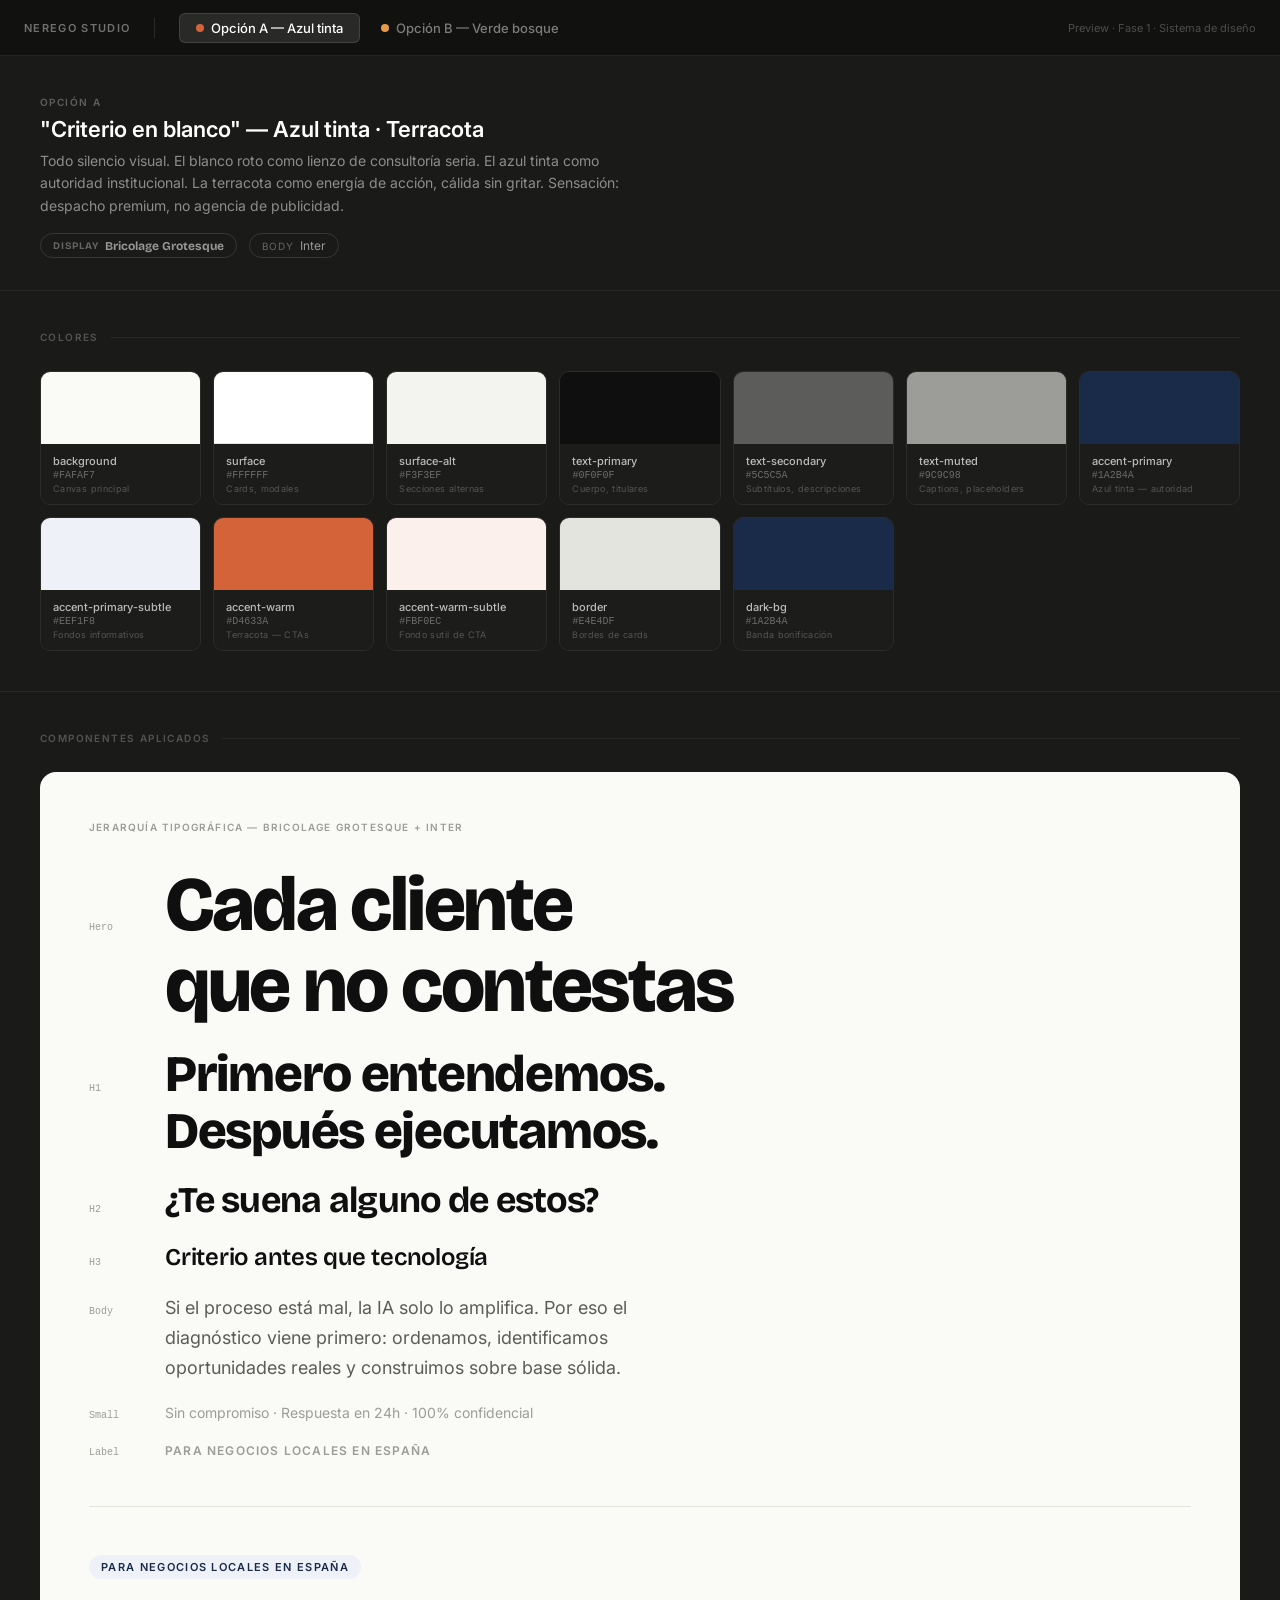
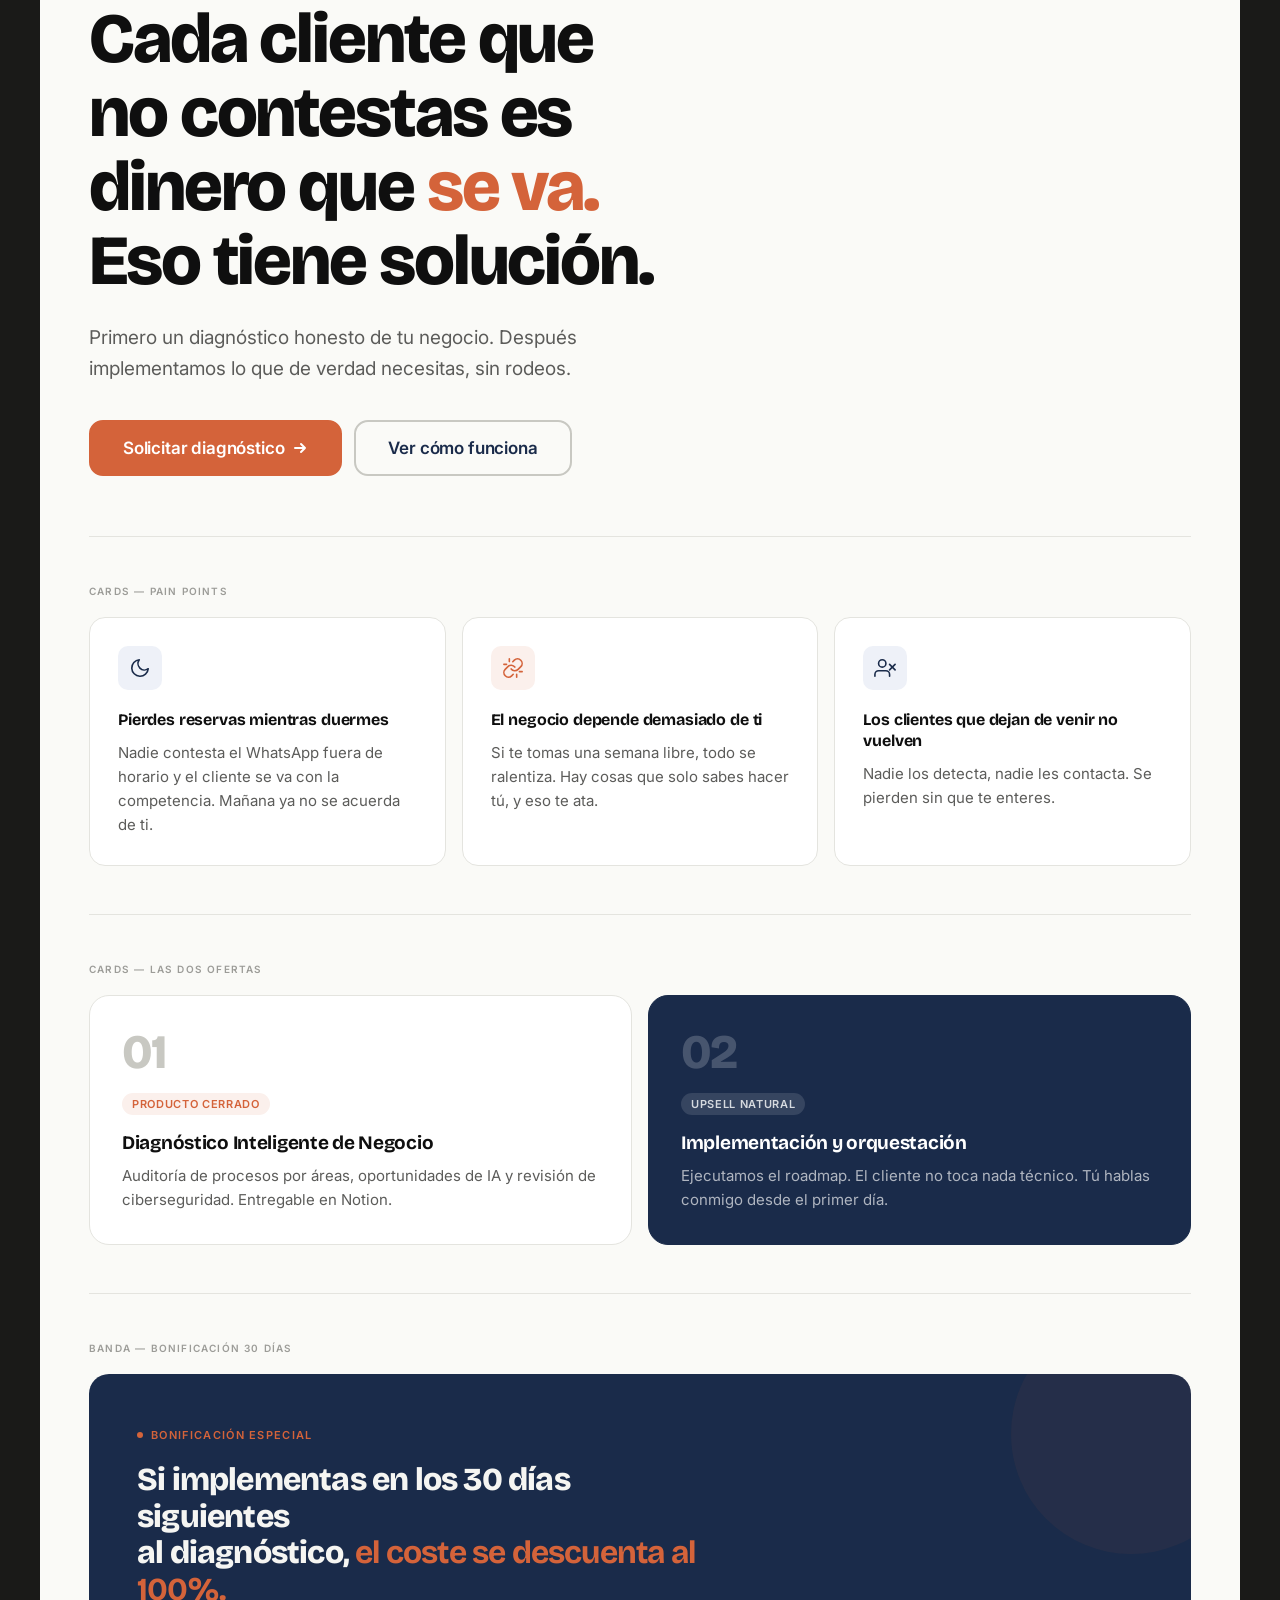
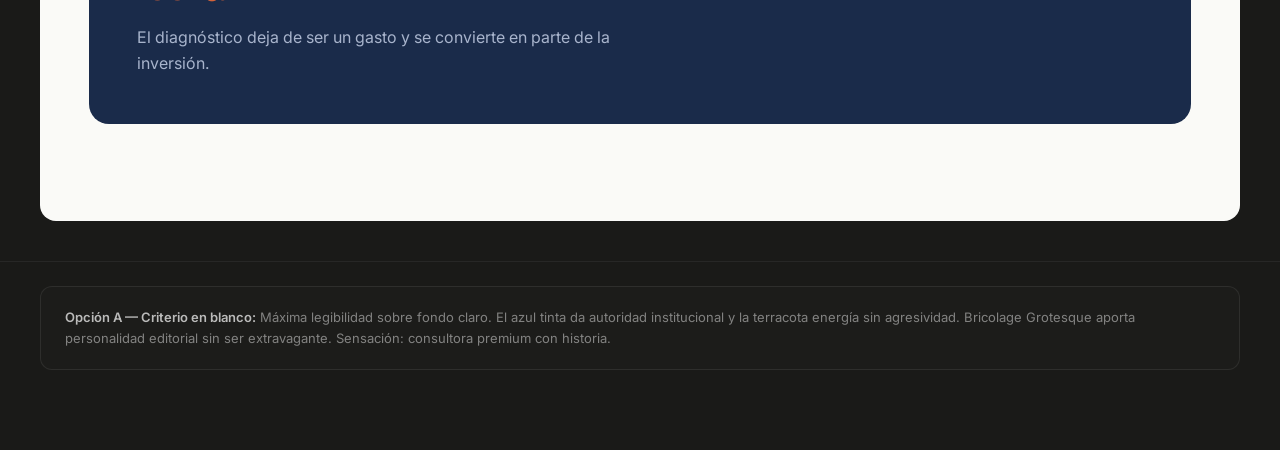
<file: docs/preview-paletas.html>
<!DOCTYPE html>
<html lang="es">
<head>
  <meta charset="UTF-8">
  <meta name="viewport" content="width=device-width, initial-scale=1.0">
  <title>Nerego Studio — Preview Paletas · Fase 1</title>

  <link rel="preconnect" href="https://fonts.googleapis.com">
  <link rel="preconnect" href="https://fonts.gstatic.com" crossorigin>
  <link href="https://fonts.googleapis.com/css2?family=Bricolage+Grotesque:opsz,wght@12..96,400;12..96,500;12..96,600;12..96,700;12..96,800&family=Syne:wght@400;600;700;800&family=Inter:wght@400;500;600&display=swap" rel="stylesheet">

  <style>
    /* ======================================================================
       RESET MÍNIMO
    ====================================================================== */
    *, *::before, *::after { box-sizing: border-box; margin: 0; padding: 0; }
    img, svg { display: block; max-width: 100%; }

    /* ======================================================================
       VARIABLES DE PALETA — se aplican en el wrapper .palette-[a|b]
    ====================================================================== */

    .palette-a {
      --c-bg:                  #FAFAF7;
      --c-surface:             #FFFFFF;
      --c-surface-alt:         #F3F3EF;
      --c-text-primary:        #0F0F0F;
      --c-text-secondary:      #5C5C5A;
      --c-text-muted:          #9C9C98;
      --c-accent-primary:      #1A2B4A;
      --c-accent-primary-h:    #243A62;
      --c-accent-primary-sub:  #EEF1F8;
      --c-accent-warm:         #D4633A;
      --c-accent-warm-h:       #BE4F29;
      --c-accent-warm-sub:     #FBF0EC;
      --c-border:              #E4E4DF;
      --c-border-strong:       #C8C8C2;
      --c-dark-bg:             #1A2B4A;
      --c-dark-surface:        #243A62;
      --c-dark-text:           #F5F5F2;
      --c-dark-text-2:         #A8B4CC;
      --c-dark-border:         rgba(255,255,255,0.10);
      --font-display:          'Bricolage Grotesque', sans-serif;
      --font-body:             'Inter', sans-serif;
      --label-accent-name:     "Azul tinta";
      --label-warm-name:       "Terracota";
    }

    .palette-b {
      --c-bg:                  #F8F8F5;
      --c-surface:             #FFFFFF;
      --c-surface-alt:         #F0F0EB;
      --c-text-primary:        #0F0F0F;
      --c-text-secondary:      #5A5A56;
      --c-text-muted:          #9A9A94;
      --c-accent-primary:      #1F3D2E;
      --c-accent-primary-h:    #2D5540;
      --c-accent-primary-sub:  #EBF3EE;
      --c-accent-warm:         #E5994A;
      --c-accent-warm-h:       #D08030;
      --c-accent-warm-sub:     #FDF5E8;
      --c-border:              #E2E2DC;
      --c-border-strong:       #C4C4BC;
      --c-dark-bg:             #101A14;
      --c-dark-surface:        #172118;
      --c-dark-text:           #EDF2EE;
      --c-dark-text-2:         #8BA898;
      --c-dark-border:         rgba(237,242,238,0.08);
      --font-display:          'Syne', sans-serif;
      --font-body:             'Inter', sans-serif;
    }

    /* ======================================================================
       CHROME DE LA PREVIEW (no forma parte del diseño real)
    ====================================================================== */

    body {
      font-family: 'Inter', sans-serif;
      background: #1A1A18;
      min-height: 100vh;
    }

    /* Header fijo de la preview */
    .preview-header {
      position: sticky;
      top: 0;
      z-index: 100;
      background: #111110;
      border-bottom: 1px solid rgba(255,255,255,0.08);
      padding: 0 24px;
      display: flex;
      align-items: center;
      gap: 24px;
      height: 56px;
    }

    .preview-header-logo {
      font-family: 'Inter', sans-serif;
      font-size: 11px;
      font-weight: 600;
      letter-spacing: 0.12em;
      color: rgba(255,255,255,0.4);
      text-transform: uppercase;
      white-space: nowrap;
    }

    .preview-header-divider {
      width: 1px;
      height: 20px;
      background: rgba(255,255,255,0.1);
    }

    /* Tabs */
    .tabs {
      display: flex;
      gap: 4px;
    }

    .tab-btn {
      padding: 6px 16px;
      border-radius: 6px;
      border: 1px solid transparent;
      background: transparent;
      color: rgba(255,255,255,0.45);
      font-family: 'Inter', sans-serif;
      font-size: 13px;
      font-weight: 500;
      cursor: pointer;
      transition: all 200ms ease;
      white-space: nowrap;
    }

    .tab-btn:hover {
      color: rgba(255,255,255,0.75);
      background: rgba(255,255,255,0.06);
    }

    .tab-btn.active {
      background: rgba(255,255,255,0.10);
      border-color: rgba(255,255,255,0.12);
      color: #FFFFFF;
    }

    .tab-btn .badge {
      display: inline-block;
      width: 8px;
      height: 8px;
      border-radius: 50%;
      margin-right: 7px;
      vertical-align: middle;
      position: relative;
      top: -1px;
    }

    .tab-btn[data-tab="a"] .badge { background: #D4633A; }
    .tab-btn[data-tab="b"] .badge { background: #E5994A; }

    .preview-hint {
      margin-left: auto;
      font-size: 11px;
      color: rgba(255,255,255,0.25);
      font-family: 'Inter', sans-serif;
    }

    /* Contenido de tabs */
    .tab-content { display: none; }
    .tab-content.active { display: block; }

    /* ======================================================================
       SECCIÓN ETIQUETA DE PALETA
    ====================================================================== */

    .palette-label {
      padding: 40px 40px 32px;
      border-bottom: 1px solid rgba(255,255,255,0.06);
    }

    .palette-label__eyebrow {
      font-family: 'Inter', sans-serif;
      font-size: 10px;
      font-weight: 600;
      letter-spacing: 0.14em;
      color: rgba(255,255,255,0.3);
      text-transform: uppercase;
      margin-bottom: 8px;
    }

    .palette-label__title {
      font-size: 22px;
      font-weight: 600;
      color: #FFFFFF;
      margin-bottom: 8px;
    }

    .palette-label__desc {
      font-size: 14px;
      color: rgba(255,255,255,0.5);
      line-height: 1.6;
      max-width: 600px;
    }

    .palette-label__fonts {
      margin-top: 16px;
      display: flex;
      gap: 12px;
      flex-wrap: wrap;
    }

    .font-chip {
      display: inline-flex;
      align-items: center;
      gap: 6px;
      padding: 4px 12px;
      border-radius: 20px;
      border: 1px solid rgba(255,255,255,0.12);
      font-size: 12px;
      color: rgba(255,255,255,0.55);
    }

    .font-chip__type {
      font-size: 10px;
      opacity: 0.6;
      text-transform: uppercase;
      letter-spacing: 0.08em;
    }

    /* ======================================================================
       LAYOUT GENERAL DE SECCIONES DE PREVIEW
    ====================================================================== */

    .preview-section {
      padding: 40px;
      border-bottom: 1px solid rgba(255,255,255,0.06);
    }

    .preview-section-title {
      font-family: 'Inter', sans-serif;
      font-size: 10px;
      font-weight: 600;
      letter-spacing: 0.14em;
      color: rgba(255,255,255,0.25);
      text-transform: uppercase;
      margin-bottom: 24px;
    }

    /* ======================================================================
       SWATCHES DE COLOR
    ====================================================================== */

    .swatches-grid {
      display: grid;
      grid-template-columns: repeat(auto-fill, minmax(160px, 1fr));
      gap: 12px;
    }

    .swatch {
      border-radius: 10px;
      overflow: hidden;
      border: 1px solid rgba(255,255,255,0.08);
    }

    .swatch__color {
      height: 72px;
    }

    .swatch__info {
      padding: 10px 12px;
      background: #1C1C1A;
    }

    .swatch__name {
      font-size: 11px;
      font-weight: 500;
      color: rgba(255,255,255,0.7);
      margin-bottom: 2px;
    }

    .swatch__hex {
      font-size: 10px;
      color: rgba(255,255,255,0.35);
      font-family: 'SF Mono', 'Fira Code', monospace;
    }

    .swatch__role {
      font-size: 9px;
      color: rgba(255,255,255,0.25);
      margin-top: 2px;
      letter-spacing: 0.04em;
    }

    /* ======================================================================
       ÁREA DE COMPONENTES RENDERIZADOS
    ====================================================================== */

    /* El fondo de los componentes usa las variables de la paleta */
    .components-area {
      background: var(--c-bg);
      border-radius: 16px;
      overflow: hidden;
      border: 1px solid rgba(255,255,255,0.06);
    }

    .components-area__inner {
      padding: 48px;
    }

    @media (max-width: 600px) {
      .components-area__inner { padding: 24px; }
      .preview-section { padding: 24px; }
      .palette-label { padding: 24px; }
    }

    /* ======================================================================
       TIPOGRAFÍA — renderizada en el área de componentes
    ====================================================================== */

    .type-scale {
      margin-bottom: 48px;
      padding-bottom: 48px;
      border-bottom: 1px solid var(--c-border);
    }

    .type-scale-title {
      font-family: var(--font-body);
      font-size: 10px;
      font-weight: 600;
      letter-spacing: 0.12em;
      text-transform: uppercase;
      color: var(--c-text-muted);
      margin-bottom: 32px;
    }

    .type-row {
      display: flex;
      align-items: baseline;
      gap: 24px;
      margin-bottom: 20px;
    }

    .type-row__label {
      font-family: var(--font-body);
      font-size: 10px;
      color: var(--c-text-muted);
      width: 52px;
      flex-shrink: 0;
      font-family: 'SF Mono', 'Fira Code', monospace;
    }

    .type-hero-sample {
      font-family: var(--font-display);
      font-size: clamp(2.5rem, 6vw, 5rem);
      font-weight: 800;
      line-height: 1.05;
      letter-spacing: -0.03em;
      color: var(--c-text-primary);
    }

    .type-h1-sample {
      font-family: var(--font-display);
      font-size: clamp(2rem, 4vw, 3.5rem);
      font-weight: 800;
      line-height: 1.1;
      letter-spacing: -0.025em;
      color: var(--c-text-primary);
    }

    .type-h2-sample {
      font-family: var(--font-display);
      font-size: clamp(1.5rem, 3vw, 2.25rem);
      font-weight: 700;
      line-height: 1.2;
      letter-spacing: -0.02em;
      color: var(--c-text-primary);
    }

    .type-h3-sample {
      font-family: var(--font-display);
      font-size: clamp(1.125rem, 2vw, 1.5rem);
      font-weight: 600;
      line-height: 1.3;
      letter-spacing: -0.01em;
      color: var(--c-text-primary);
    }

    .type-body-sample {
      font-family: var(--font-body);
      font-size: clamp(1rem, 1.5vw, 1.125rem);
      font-weight: 400;
      line-height: 1.65;
      color: var(--c-text-secondary);
      max-width: 560px;
    }

    .type-small-sample {
      font-family: var(--font-body);
      font-size: 0.875rem;
      font-weight: 400;
      line-height: 1.5;
      color: var(--c-text-muted);
    }

    .type-label-sample {
      font-family: var(--font-body);
      font-size: 0.75rem;
      font-weight: 600;
      letter-spacing: 0.10em;
      text-transform: uppercase;
      color: var(--c-text-muted);
    }

    /* ======================================================================
       HERO — simulación de sección hero
    ====================================================================== */

    .hero-demo {
      margin-bottom: 48px;
      padding-bottom: 48px;
      border-bottom: 1px solid var(--c-border);
    }

    .hero-demo__eyebrow {
      display: inline-block;
      font-family: var(--font-body);
      font-size: 0.6875rem;
      font-weight: 600;
      letter-spacing: 0.12em;
      text-transform: uppercase;
      color: var(--c-accent-primary);
      background: var(--c-accent-primary-sub);
      padding: 5px 12px;
      border-radius: 9999px;
      margin-bottom: 24px;
    }

    .hero-demo__headline {
      font-family: var(--font-display);
      font-size: clamp(2.25rem, 5.5vw, 4.5rem);
      font-weight: 800;
      line-height: 1.05;
      letter-spacing: -0.03em;
      color: var(--c-text-primary);
      margin-bottom: 24px;
      max-width: 720px;
    }

    .hero-demo__headline em {
      font-style: normal;
      color: var(--c-accent-warm);
    }

    .hero-demo__subhead {
      font-family: var(--font-body);
      font-size: clamp(1rem, 1.8vw, 1.1875rem);
      font-weight: 400;
      line-height: 1.6;
      color: var(--c-text-secondary);
      max-width: 520px;
      margin-bottom: 36px;
    }

    /* ======================================================================
       BOTONES
    ====================================================================== */

    .buttons-demo {
      display: flex;
      flex-wrap: wrap;
      gap: 12px;
      margin-bottom: 12px;
    }

    .btn {
      display: inline-flex;
      align-items: center;
      gap: 8px;
      padding: 13px 24px;
      border-radius: 12px;
      font-family: var(--font-body);
      font-size: 15px;
      font-weight: 600;
      cursor: pointer;
      border: 2px solid transparent;
      text-decoration: none;
      transition: all 200ms cubic-bezier(0.16, 1, 0.3, 1);
      letter-spacing: -0.01em;
    }

    .btn--primary {
      background: var(--c-accent-warm);
      color: #FFFFFF;
      border-color: var(--c-accent-warm);
    }

    .btn--primary:hover {
      background: var(--c-accent-warm-h);
      border-color: var(--c-accent-warm-h);
      transform: translateY(-1px);
      box-shadow: 0 8px 24px rgba(0,0,0,0.12);
    }

    .btn--secondary {
      background: transparent;
      color: var(--c-accent-primary);
      border-color: var(--c-border-strong);
    }

    .btn--secondary:hover {
      background: var(--c-surface-alt);
      border-color: var(--c-accent-primary);
      transform: translateY(-1px);
    }

    .btn--ghost {
      background: transparent;
      color: var(--c-text-secondary);
      border-color: transparent;
      padding: 13px 16px;
    }

    .btn--ghost:hover {
      background: var(--c-surface-alt);
      color: var(--c-text-primary);
    }

    .btn--sm {
      padding: 9px 18px;
      font-size: 13px;
      border-radius: 9px;
    }

    .btn--lg {
      padding: 16px 32px;
      font-size: 17px;
      border-radius: 14px;
    }

    /* ======================================================================
       CARD — Pain Point
    ====================================================================== */

    .cards-demo {
      display: grid;
      grid-template-columns: repeat(auto-fill, minmax(280px, 1fr));
      gap: 16px;
      margin-bottom: 48px;
      padding-bottom: 48px;
      border-bottom: 1px solid var(--c-border);
    }

    .pain-card {
      background: var(--c-surface);
      border: 1px solid var(--c-border);
      border-radius: 16px;
      padding: 28px;
      transition: all 250ms cubic-bezier(0.16, 1, 0.3, 1);
    }

    .pain-card:hover {
      transform: translateY(-2px);
      box-shadow: 0 8px 24px rgba(15,15,15,0.07), 0 2px 8px rgba(15,15,15,0.04);
      border-color: var(--c-border-strong);
    }

    .pain-card__icon {
      width: 44px;
      height: 44px;
      border-radius: 10px;
      background: var(--c-accent-primary-sub);
      display: flex;
      align-items: center;
      justify-content: center;
      margin-bottom: 20px;
      color: var(--c-accent-primary);
    }

    .pain-card__title {
      font-family: var(--font-display);
      font-size: 1rem;
      font-weight: 700;
      line-height: 1.3;
      letter-spacing: -0.01em;
      color: var(--c-text-primary);
      margin-bottom: 10px;
    }

    .pain-card__desc {
      font-family: var(--font-body);
      font-size: 0.9375rem;
      line-height: 1.6;
      color: var(--c-text-secondary);
    }

    /* ======================================================================
       BANDA DE BONIFICACIÓN
    ====================================================================== */

    .bono-band {
      background: var(--c-dark-bg);
      border-radius: 20px;
      padding: 48px;
      margin-bottom: 48px;
      position: relative;
      overflow: hidden;
    }

    .bono-band::before {
      content: '';
      position: absolute;
      top: -60px;
      right: -60px;
      width: 240px;
      height: 240px;
      border-radius: 50%;
      background: var(--c-accent-warm);
      opacity: 0.06;
      pointer-events: none;
    }

    .bono-band__eyebrow {
      display: inline-flex;
      align-items: center;
      gap: 8px;
      font-family: var(--font-body);
      font-size: 0.6875rem;
      font-weight: 600;
      letter-spacing: 0.12em;
      text-transform: uppercase;
      color: var(--c-accent-warm);
      margin-bottom: 20px;
    }

    .bono-band__eyebrow-dot {
      width: 6px;
      height: 6px;
      border-radius: 50%;
      background: var(--c-accent-warm);
      animation: pulse 2s ease-in-out infinite;
    }

    @keyframes pulse {
      0%, 100% { opacity: 1; transform: scale(1); }
      50% { opacity: 0.5; transform: scale(0.8); }
    }

    .bono-band__headline {
      font-family: var(--font-display);
      font-size: clamp(1.375rem, 3vw, 2rem);
      font-weight: 800;
      line-height: 1.15;
      letter-spacing: -0.025em;
      color: var(--c-dark-text);
      margin-bottom: 16px;
      max-width: 560px;
    }

    .bono-band__headline strong {
      color: var(--c-accent-warm);
    }

    .bono-band__sub {
      font-family: var(--font-body);
      font-size: 1rem;
      line-height: 1.6;
      color: var(--c-dark-text-2);
      max-width: 480px;
    }

    /* ======================================================================
       DARK SECTION DEMO (solo para Opción B en preview)
    ====================================================================== */

    .dark-section-demo {
      background: var(--c-dark-bg);
      padding: 48px;
      border-radius: 20px;
      margin-bottom: 48px;
      padding-bottom: 48px;
      border-bottom: 1px solid rgba(255,255,255,0.04);
    }

    .dark-demo-label {
      font-size: 10px;
      font-weight: 600;
      letter-spacing: 0.12em;
      color: rgba(255,255,255,0.2);
      text-transform: uppercase;
      margin-bottom: 24px;
      font-family: 'Inter', sans-serif;
    }

    .dark-hero-eyebrow {
      display: inline-block;
      font-family: var(--font-body);
      font-size: 0.6875rem;
      font-weight: 600;
      letter-spacing: 0.12em;
      text-transform: uppercase;
      color: #4ADE80;
      background: rgba(74, 222, 128, 0.10);
      padding: 5px 12px;
      border-radius: 9999px;
      margin-bottom: 24px;
    }

    .dark-hero-headline {
      font-family: var(--font-display);
      font-size: clamp(2rem, 5vw, 4rem);
      font-weight: 800;
      line-height: 1.05;
      letter-spacing: -0.03em;
      color: var(--c-dark-text);
      margin-bottom: 20px;
      max-width: 640px;
    }

    .dark-hero-headline em {
      font-style: normal;
      color: var(--c-accent-warm);
    }

    .dark-hero-sub {
      font-family: var(--font-body);
      font-size: 1.0625rem;
      line-height: 1.6;
      color: var(--c-dark-text-2);
      max-width: 480px;
      margin-bottom: 32px;
    }

    .dark-btn-primary {
      display: inline-flex;
      align-items: center;
      gap: 8px;
      padding: 13px 24px;
      border-radius: 12px;
      font-family: var(--font-body);
      font-size: 15px;
      font-weight: 600;
      background: var(--c-accent-warm);
      color: #FFFFFF;
      border: none;
      cursor: pointer;
      letter-spacing: -0.01em;
      margin-right: 12px;
    }

    .dark-btn-secondary {
      display: inline-flex;
      align-items: center;
      gap: 8px;
      padding: 12px 24px;
      border-radius: 12px;
      font-family: var(--font-body);
      font-size: 15px;
      font-weight: 600;
      background: transparent;
      color: var(--c-dark-text);
      border: 1px solid var(--c-dark-border);
      cursor: pointer;
      letter-spacing: -0.01em;
    }

    /* ======================================================================
       SECCIÓN: jerarquía de cards de ofertas (pequeña demo adicional)
    ====================================================================== */

    .offer-cards {
      display: grid;
      grid-template-columns: 1fr 1fr;
      gap: 16px;
      margin-bottom: 24px;
    }

    @media (max-width: 600px) {
      .offer-cards { grid-template-columns: 1fr; }
    }

    .offer-card {
      background: var(--c-surface);
      border: 1px solid var(--c-border);
      border-radius: 20px;
      padding: 32px;
    }

    .offer-card--accent {
      background: var(--c-accent-primary);
      border-color: var(--c-accent-primary);
    }

    .offer-card__number {
      font-family: var(--font-display);
      font-size: 3rem;
      font-weight: 800;
      line-height: 1;
      letter-spacing: -0.04em;
      color: var(--c-border-strong);
      margin-bottom: 16px;
    }

    .offer-card--accent .offer-card__number {
      color: rgba(255,255,255,0.2);
    }

    .offer-card__title {
      font-family: var(--font-display);
      font-size: 1.1875rem;
      font-weight: 700;
      letter-spacing: -0.015em;
      color: var(--c-text-primary);
      margin-bottom: 10px;
    }

    .offer-card--accent .offer-card__title {
      color: #FFFFFF;
    }

    .offer-card__desc {
      font-family: var(--font-body);
      font-size: 0.9375rem;
      line-height: 1.6;
      color: var(--c-text-secondary);
    }

    .offer-card--accent .offer-card__desc {
      color: rgba(255,255,255,0.65);
    }

    .offer-card__badge {
      display: inline-block;
      margin-bottom: 16px;
      padding: 4px 10px;
      border-radius: 20px;
      font-size: 11px;
      font-weight: 600;
      letter-spacing: 0.06em;
      text-transform: uppercase;
      font-family: var(--font-body);
    }

    .offer-card__badge--light {
      background: var(--c-accent-warm-sub);
      color: var(--c-accent-warm);
    }

    .offer-card__badge--dark {
      background: rgba(255,255,255,0.12);
      color: rgba(255,255,255,0.8);
    }

    /* ======================================================================
       NOTA DE COMPARACIÓN
    ====================================================================== */

    .compare-note {
      background: #1C1C1A;
      border: 1px solid rgba(255,255,255,0.08);
      border-radius: 12px;
      padding: 20px 24px;
      margin: 24px 40px 0;
    }

    .compare-note p {
      font-size: 13px;
      color: rgba(255,255,255,0.45);
      line-height: 1.6;
    }

    .compare-note strong {
      color: rgba(255,255,255,0.7);
      font-weight: 600;
    }

    /* ======================================================================
       SECTION DIVIDER LABEL
    ====================================================================== */

    .section-divider {
      display: flex;
      align-items: center;
      gap: 12px;
      margin-bottom: 28px;
    }

    .section-divider__label {
      font-family: 'Inter', sans-serif;
      font-size: 10px;
      font-weight: 600;
      letter-spacing: 0.14em;
      color: rgba(255,255,255,0.25);
      text-transform: uppercase;
      white-space: nowrap;
    }

    .section-divider__line {
      flex: 1;
      height: 1px;
      background: rgba(255,255,255,0.06);
    }

  </style>
</head>
<body>

  <!-- ====================================================================
       HEADER FIJO
  ===================================================================== -->
  <header class="preview-header">
    <span class="preview-header-logo">Nerego Studio</span>
    <div class="preview-header-divider"></div>
    <nav class="tabs">
      <button class="tab-btn active" data-tab="a">
        <span class="badge"></span>Opción A — Azul tinta
      </button>
      <button class="tab-btn" data-tab="b">
        <span class="badge"></span>Opción B — Verde bosque
      </button>
    </nav>
    <span class="preview-hint">Preview · Fase 1 · Sistema de diseño</span>
  </header>


  <!-- ====================================================================
       OPCIÓN A
  ===================================================================== -->
  <div class="tab-content active" id="tab-a">
    <div class="palette-a">

      <!-- ETIQUETA -->
      <div class="palette-label">
        <p class="palette-label__eyebrow">Opción A</p>
        <h2 class="palette-label__title">"Criterio en blanco" — Azul tinta · Terracota</h2>
        <p class="palette-label__desc">
          Todo silencio visual. El blanco roto como lienzo de consultoría seria. El azul tinta como
          autoridad institucional. La terracota como energía de acción, cálida sin gritar.
          Sensación: despacho premium, no agencia de publicidad.
        </p>
        <div class="palette-label__fonts">
          <span class="font-chip" style="font-family: 'Bricolage Grotesque', sans-serif; font-weight: 700;">
            <span class="font-chip__type">Display</span> Bricolage Grotesque
          </span>
          <span class="font-chip" style="font-family: 'Inter', sans-serif;">
            <span class="font-chip__type">Body</span> Inter
          </span>
        </div>
      </div>

      <!-- SWATCHES -->
      <div class="preview-section">
        <div class="section-divider">
          <span class="section-divider__label">Colores</span>
          <div class="section-divider__line"></div>
        </div>
        <div class="swatches-grid">
          <div class="swatch">
            <div class="swatch__color" style="background:#FAFAF7;"></div>
            <div class="swatch__info">
              <div class="swatch__name">background</div>
              <div class="swatch__hex">#FAFAF7</div>
              <div class="swatch__role">Canvas principal</div>
            </div>
          </div>
          <div class="swatch">
            <div class="swatch__color" style="background:#FFFFFF; border-bottom:1px solid #E4E4DF;"></div>
            <div class="swatch__info">
              <div class="swatch__name">surface</div>
              <div class="swatch__hex">#FFFFFF</div>
              <div class="swatch__role">Cards, modales</div>
            </div>
          </div>
          <div class="swatch">
            <div class="swatch__color" style="background:#F3F3EF;"></div>
            <div class="swatch__info">
              <div class="swatch__name">surface-alt</div>
              <div class="swatch__hex">#F3F3EF</div>
              <div class="swatch__role">Secciones alternas</div>
            </div>
          </div>
          <div class="swatch">
            <div class="swatch__color" style="background:#0F0F0F;"></div>
            <div class="swatch__info">
              <div class="swatch__name">text-primary</div>
              <div class="swatch__hex">#0F0F0F</div>
              <div class="swatch__role">Cuerpo, titulares</div>
            </div>
          </div>
          <div class="swatch">
            <div class="swatch__color" style="background:#5C5C5A;"></div>
            <div class="swatch__info">
              <div class="swatch__name">text-secondary</div>
              <div class="swatch__hex">#5C5C5A</div>
              <div class="swatch__role">Subtítulos, descripciones</div>
            </div>
          </div>
          <div class="swatch">
            <div class="swatch__color" style="background:#9C9C98;"></div>
            <div class="swatch__info">
              <div class="swatch__name">text-muted</div>
              <div class="swatch__hex">#9C9C98</div>
              <div class="swatch__role">Captions, placeholders</div>
            </div>
          </div>
          <div class="swatch">
            <div class="swatch__color" style="background:#1A2B4A;"></div>
            <div class="swatch__info">
              <div class="swatch__name">accent-primary</div>
              <div class="swatch__hex">#1A2B4A</div>
              <div class="swatch__role">Azul tinta — autoridad</div>
            </div>
          </div>
          <div class="swatch">
            <div class="swatch__color" style="background:#EEF1F8;"></div>
            <div class="swatch__info">
              <div class="swatch__name">accent-primary-subtle</div>
              <div class="swatch__hex">#EEF1F8</div>
              <div class="swatch__role">Fondos informativos</div>
            </div>
          </div>
          <div class="swatch">
            <div class="swatch__color" style="background:#D4633A;"></div>
            <div class="swatch__info">
              <div class="swatch__name">accent-warm</div>
              <div class="swatch__hex">#D4633A</div>
              <div class="swatch__role">Terracota — CTAs</div>
            </div>
          </div>
          <div class="swatch">
            <div class="swatch__color" style="background:#FBF0EC;"></div>
            <div class="swatch__info">
              <div class="swatch__name">accent-warm-subtle</div>
              <div class="swatch__hex">#FBF0EC</div>
              <div class="swatch__role">Fondo sutil de CTA</div>
            </div>
          </div>
          <div class="swatch">
            <div class="swatch__color" style="background:#E4E4DF;"></div>
            <div class="swatch__info">
              <div class="swatch__name">border</div>
              <div class="swatch__hex">#E4E4DF</div>
              <div class="swatch__role">Bordes de cards</div>
            </div>
          </div>
          <div class="swatch">
            <div class="swatch__color" style="background:#1A2B4A;"></div>
            <div class="swatch__info">
              <div class="swatch__name">dark-bg</div>
              <div class="swatch__hex">#1A2B4A</div>
              <div class="swatch__role">Banda bonificación</div>
            </div>
          </div>
        </div>
      </div>

      <!-- COMPONENTES RENDERIZADOS -->
      <div class="preview-section">
        <div class="section-divider">
          <span class="section-divider__label">Componentes aplicados</span>
          <div class="section-divider__line"></div>
        </div>

        <div class="components-area palette-a">
          <div class="components-area__inner">

            <!-- Escala tipográfica -->
            <div class="type-scale">
              <p class="type-scale-title">Jerarquía tipográfica — Bricolage Grotesque + Inter</p>

              <div class="type-row">
                <span class="type-row__label">Hero</span>
                <span class="type-hero-sample">Cada cliente<br>que no contestas</span>
              </div>
              <div class="type-row">
                <span class="type-row__label">H1</span>
                <span class="type-h1-sample">Primero entendemos.<br>Después ejecutamos.</span>
              </div>
              <div class="type-row">
                <span class="type-row__label">H2</span>
                <span class="type-h2-sample">¿Te suena alguno de estos?</span>
              </div>
              <div class="type-row">
                <span class="type-row__label">H3</span>
                <span class="type-h3-sample">Criterio antes que tecnología</span>
              </div>
              <div class="type-row">
                <span class="type-row__label">Body</span>
                <span class="type-body-sample">Si el proceso está mal, la IA solo lo amplifica. Por eso el diagnóstico viene primero: ordenamos, identificamos oportunidades reales y construimos sobre base sólida.</span>
              </div>
              <div class="type-row">
                <span class="type-row__label">Small</span>
                <span class="type-small-sample">Sin compromiso · Respuesta en 24h · 100% confidencial</span>
              </div>
              <div class="type-row" style="margin-bottom:0">
                <span class="type-row__label">Label</span>
                <span class="type-label-sample">Para negocios locales en España</span>
              </div>
            </div>

            <!-- Hero simulado -->
            <div class="hero-demo">
              <span class="hero-demo__eyebrow">Para negocios locales en España</span>
              <h1 class="hero-demo__headline">
                Cada cliente que<br>no contestas es<br>dinero que <em>se va.</em><br>Eso tiene solución.
              </h1>
              <p class="hero-demo__subhead">
                Primero un diagnóstico honesto de tu negocio. Después implementamos lo que de verdad necesitas, sin rodeos.
              </p>
              <div class="buttons-demo">
                <button class="btn btn--primary btn--lg">
                  Solicitar diagnóstico
                  <svg width="16" height="16" viewBox="0 0 16 16" fill="none" stroke="currentColor" stroke-width="2" stroke-linecap="round" stroke-linejoin="round"><path d="M3 8h10M9 4l4 4-4 4"/></svg>
                </button>
                <button class="btn btn--secondary btn--lg">Ver cómo funciona</button>
              </div>
            </div>

            <!-- Cards pain points -->
            <p style="font-family:var(--font-body);font-size:10px;font-weight:600;letter-spacing:0.12em;text-transform:uppercase;color:var(--c-text-muted);margin-bottom:20px;">Cards — Pain points</p>
            <div class="cards-demo">
              <div class="pain-card">
                <div class="pain-card__icon">
                  <!-- Moon icon — "Pierdes reservas mientras duermes" -->
                  <svg width="22" height="22" viewBox="0 0 24 24" fill="none" stroke="currentColor" stroke-width="1.75" stroke-linecap="round" stroke-linejoin="round">
                    <path d="M21 12.79A9 9 0 1 1 11.21 3 7 7 0 0 0 21 12.79z"/>
                  </svg>
                </div>
                <h3 class="pain-card__title">Pierdes reservas mientras duermes</h3>
                <p class="pain-card__desc">Nadie contesta el WhatsApp fuera de horario y el cliente se va con la competencia. Mañana ya no se acuerda de ti.</p>
              </div>
              <div class="pain-card">
                <div class="pain-card__icon" style="background:var(--c-accent-warm-sub);color:var(--c-accent-warm);">
                  <!-- Link-break icon — "El negocio depende de ti" -->
                  <svg width="22" height="22" viewBox="0 0 24 24" fill="none" stroke="currentColor" stroke-width="1.75" stroke-linecap="round" stroke-linejoin="round">
                    <path d="M10 13a5 5 0 0 0 7.54.54l3-3a5 5 0 0 0-7.07-7.07l-1.72 1.71"/>
                    <path d="M14 11a5 5 0 0 0-7.54-.54l-3 3a5 5 0 0 0 7.07 7.07l1.71-1.71"/>
                    <line x1="8" y1="2" x2="8" y2="5"/>
                    <line x1="2" y1="8" x2="5" y2="8"/>
                    <line x1="16" y1="19" x2="16" y2="22"/>
                    <line x1="19" y1="16" x2="22" y2="16"/>
                  </svg>
                </div>
                <h3 class="pain-card__title">El negocio depende demasiado de ti</h3>
                <p class="pain-card__desc">Si te tomas una semana libre, todo se ralentiza. Hay cosas que solo sabes hacer tú, y eso te ata.</p>
              </div>
              <div class="pain-card">
                <div class="pain-card__icon">
                  <!-- Users-x icon — "Los clientes que dejan de venir" -->
                  <svg width="22" height="22" viewBox="0 0 24 24" fill="none" stroke="currentColor" stroke-width="1.75" stroke-linecap="round" stroke-linejoin="round">
                    <path d="M17 21v-2a4 4 0 0 0-4-4H5a4 4 0 0 0-4 4v2"/>
                    <circle cx="9" cy="7" r="4"/>
                    <line x1="17" y1="8" x2="23" y2="14"/>
                    <line x1="23" y1="8" x2="17" y2="14"/>
                  </svg>
                </div>
                <h3 class="pain-card__title">Los clientes que dejan de venir no vuelven</h3>
                <p class="pain-card__desc">Nadie los detecta, nadie les contacta. Se pierden sin que te enteres.</p>
              </div>
            </div>

            <!-- Oferta cards -->
            <p style="font-family:var(--font-body);font-size:10px;font-weight:600;letter-spacing:0.12em;text-transform:uppercase;color:var(--c-text-muted);margin-bottom:20px;">Cards — Las dos ofertas</p>
            <div class="offer-cards" style="margin-bottom:48px;padding-bottom:48px;border-bottom:1px solid var(--c-border);">
              <div class="offer-card">
                <div class="offer-card__number">01</div>
                <span class="offer-card__badge offer-card__badge--light">Producto cerrado</span>
                <h3 class="offer-card__title">Diagnóstico Inteligente de Negocio</h3>
                <p class="offer-card__desc">Auditoría de procesos por áreas, oportunidades de IA y revisión de ciberseguridad. Entregable en Notion.</p>
              </div>
              <div class="offer-card offer-card--accent">
                <div class="offer-card__number">02</div>
                <span class="offer-card__badge offer-card__badge--dark">Upsell natural</span>
                <h3 class="offer-card__title">Implementación y orquestación</h3>
                <p class="offer-card__desc">Ejecutamos el roadmap. El cliente no toca nada técnico. Tú hablas conmigo desde el primer día.</p>
              </div>
            </div>

            <!-- Banda de bonificación -->
            <p style="font-family:var(--font-body);font-size:10px;font-weight:600;letter-spacing:0.12em;text-transform:uppercase;color:var(--c-text-muted);margin-bottom:20px;">Banda — Bonificación 30 días</p>
            <div class="bono-band">
              <div class="bono-band__eyebrow">
                <span class="bono-band__eyebrow-dot"></span>
                Bonificación especial
              </div>
              <h2 class="bono-band__headline">
                Si implementas en los 30 días siguientes<br>
                al diagnóstico, <strong>el coste se descuenta al 100%.</strong>
              </h2>
              <p class="bono-band__sub">
                El diagnóstico deja de ser un gasto y se convierte en parte de la inversión.
              </p>
            </div>

          </div><!-- /inner -->
        </div><!-- /components-area -->
      </div>

    </div><!-- /palette-a -->

    <div class="compare-note">
      <p><strong>Opción A — Criterio en blanco:</strong> Máxima legibilidad sobre fondo claro. El azul tinta da autoridad institucional y la terracota energía sin agresividad. Bricolage Grotesque aporta personalidad editorial sin ser extravagante. Sensación: consultora premium con historia.</p>
    </div>

  </div><!-- /tab-a -->


  <!-- ====================================================================
       OPCIÓN B
  ===================================================================== -->
  <div class="tab-content" id="tab-b">
    <div class="palette-b">

      <!-- ETIQUETA -->
      <div class="palette-label">
        <p class="palette-label__eyebrow">Opción B</p>
        <h2 class="palette-label__title">"Inteligencia verde" — Verde bosque · Ámbar · Dark sections</h2>
        <p class="palette-label__desc">
          Base clara igual que A, pero con secciones enteras en dark (Hero, Demo) que crean
          contraste dramático. El verde bosque es inusual en agencias tech: señala criterio propio
          y confianza. El ámbar es más dorado y cálido que la terracota.
          Sensación: producto tech serio con alma propia.
        </p>
        <div class="palette-label__fonts">
          <span class="font-chip" style="font-family: 'Syne', sans-serif; font-weight: 700;">
            <span class="font-chip__type">Display</span> Syne
          </span>
          <span class="font-chip" style="font-family: 'Inter', sans-serif;">
            <span class="font-chip__type">Body</span> Inter
          </span>
        </div>
      </div>

      <!-- SWATCHES -->
      <div class="preview-section">
        <div class="section-divider">
          <span class="section-divider__label">Colores</span>
          <div class="section-divider__line"></div>
        </div>
        <div class="swatches-grid">
          <div class="swatch">
            <div class="swatch__color" style="background:#F8F8F5;"></div>
            <div class="swatch__info">
              <div class="swatch__name">background</div>
              <div class="swatch__hex">#F8F8F5</div>
              <div class="swatch__role">Canvas principal</div>
            </div>
          </div>
          <div class="swatch">
            <div class="swatch__color" style="background:#FFFFFF;border-bottom:1px solid #E2E2DC;"></div>
            <div class="swatch__info">
              <div class="swatch__name">surface</div>
              <div class="swatch__hex">#FFFFFF</div>
              <div class="swatch__role">Cards, modales</div>
            </div>
          </div>
          <div class="swatch">
            <div class="swatch__color" style="background:#F0F0EB;"></div>
            <div class="swatch__info">
              <div class="swatch__name">surface-alt</div>
              <div class="swatch__hex">#F0F0EB</div>
              <div class="swatch__role">Secciones alternas</div>
            </div>
          </div>
          <div class="swatch">
            <div class="swatch__color" style="background:#0F0F0F;"></div>
            <div class="swatch__info">
              <div class="swatch__name">text-primary</div>
              <div class="swatch__hex">#0F0F0F</div>
              <div class="swatch__role">Cuerpo, titulares</div>
            </div>
          </div>
          <div class="swatch">
            <div class="swatch__color" style="background:#1F3D2E;"></div>
            <div class="swatch__info">
              <div class="swatch__name">accent-primary</div>
              <div class="swatch__hex">#1F3D2E</div>
              <div class="swatch__role">Verde bosque — criterio</div>
            </div>
          </div>
          <div class="swatch">
            <div class="swatch__color" style="background:#EBF3EE;"></div>
            <div class="swatch__info">
              <div class="swatch__name">accent-primary-subtle</div>
              <div class="swatch__hex">#EBF3EE</div>
              <div class="swatch__role">Fondos informativos</div>
            </div>
          </div>
          <div class="swatch">
            <div class="swatch__color" style="background:#E5994A;"></div>
            <div class="swatch__info">
              <div class="swatch__name">accent-warm</div>
              <div class="swatch__hex">#E5994A</div>
              <div class="swatch__role">Ámbar — CTAs</div>
            </div>
          </div>
          <div class="swatch">
            <div class="swatch__color" style="background:#FDF5E8;"></div>
            <div class="swatch__info">
              <div class="swatch__name">accent-warm-subtle</div>
              <div class="swatch__hex">#FDF5E8</div>
              <div class="swatch__role">Fondo sutil de CTA</div>
            </div>
          </div>
          <div class="swatch">
            <div class="swatch__color" style="background:#E2E2DC;"></div>
            <div class="swatch__info">
              <div class="swatch__name">border</div>
              <div class="swatch__hex">#E2E2DC</div>
              <div class="swatch__role">Bordes de cards</div>
            </div>
          </div>
          <div class="swatch">
            <div class="swatch__color" style="background:#101A14;"></div>
            <div class="swatch__info">
              <div class="swatch__name">dark-bg</div>
              <div class="swatch__hex">#101A14</div>
              <div class="swatch__role">Hero, Demo section</div>
            </div>
          </div>
          <div class="swatch">
            <div class="swatch__color" style="background:#172118;"></div>
            <div class="swatch__info">
              <div class="swatch__name">dark-surface</div>
              <div class="swatch__hex">#172118</div>
              <div class="swatch__role">Cards en dark sections</div>
            </div>
          </div>
          <div class="swatch">
            <div class="swatch__color" style="background:#4ADE80;"></div>
            <div class="swatch__info">
              <div class="swatch__name">dark-accent</div>
              <div class="swatch__hex">#4ADE80</div>
              <div class="swatch__role">Highlight en dark sections</div>
            </div>
          </div>
        </div>
      </div>

      <!-- COMPONENTES RENDERIZADOS -->
      <div class="preview-section">
        <div class="section-divider">
          <span class="section-divider__label">Componentes aplicados</span>
          <div class="section-divider__line"></div>
        </div>

        <!-- DARK SECTION DEMO (Hero simulado en dark) -->
        <div class="dark-section-demo palette-b" style="margin-bottom:32px;">
          <p class="dark-demo-label">↑ Sección Hero — en dark (exclusivo de Opción B)</p>
          <span class="dark-hero-eyebrow">Para negocios locales en España</span>
          <h1 class="dark-hero-headline">
            Cada cliente que<br>no contestas es<br>dinero que <em>se va.</em><br>Eso tiene solución.
          </h1>
          <p class="dark-hero-sub">
            Primero un diagnóstico honesto de tu negocio. Después implementamos lo que de verdad necesitas, sin rodeos.
          </p>
          <button class="dark-btn-primary">
            Solicitar diagnóstico
            <svg width="16" height="16" viewBox="0 0 16 16" fill="none" stroke="currentColor" stroke-width="2" stroke-linecap="round" stroke-linejoin="round"><path d="M3 8h10M9 4l4 4-4 4"/></svg>
          </button>
          <button class="dark-btn-secondary">Ver cómo funciona</button>
        </div>

        <div class="components-area palette-b">
          <div class="components-area__inner">

            <!-- Escala tipográfica -->
            <div class="type-scale">
              <p class="type-scale-title">Jerarquía tipográfica — Syne + Inter</p>

              <div class="type-row">
                <span class="type-row__label">Hero</span>
                <span class="type-hero-sample">Cada cliente<br>que no contestas</span>
              </div>
              <div class="type-row">
                <span class="type-row__label">H1</span>
                <span class="type-h1-sample">Primero entendemos.<br>Después ejecutamos.</span>
              </div>
              <div class="type-row">
                <span class="type-row__label">H2</span>
                <span class="type-h2-sample">¿Te suena alguno de estos?</span>
              </div>
              <div class="type-row">
                <span class="type-row__label">H3</span>
                <span class="type-h3-sample">Criterio antes que tecnología</span>
              </div>
              <div class="type-row">
                <span class="type-row__label">Body</span>
                <span class="type-body-sample">Si el proceso está mal, la IA solo lo amplifica. Por eso el diagnóstico viene primero: ordenamos, identificamos oportunidades reales y construimos sobre base sólida.</span>
              </div>
              <div class="type-row">
                <span class="type-row__label">Small</span>
                <span class="type-small-sample">Sin compromiso · Respuesta en 24h · 100% confidencial</span>
              </div>
              <div class="type-row" style="margin-bottom:0">
                <span class="type-row__label">Label</span>
                <span class="type-label-sample">Para negocios locales en España</span>
              </div>
            </div>

            <!-- Botones (en sección clara) -->
            <div style="margin-bottom:48px;padding-bottom:48px;border-bottom:1px solid var(--c-border);">
              <p style="font-family:var(--font-body);font-size:10px;font-weight:600;letter-spacing:0.12em;text-transform:uppercase;color:var(--c-text-muted);margin-bottom:20px;">Botones — Sección clara</p>
              <div class="buttons-demo">
                <button class="btn btn--primary btn--lg">
                  Solicitar diagnóstico
                  <svg width="16" height="16" viewBox="0 0 16 16" fill="none" stroke="currentColor" stroke-width="2" stroke-linecap="round" stroke-linejoin="round"><path d="M3 8h10M9 4l4 4-4 4"/></svg>
                </button>
                <button class="btn btn--secondary btn--lg">Ver cómo funciona</button>
                <button class="btn btn--ghost btn--lg">Más info</button>
              </div>
              <div class="buttons-demo" style="margin-top:12px;">
                <button class="btn btn--primary">Solicitar diagnóstico</button>
                <button class="btn btn--secondary">Ver cómo funciona</button>
                <button class="btn btn--primary btn--sm">Empezamos</button>
              </div>
            </div>

            <!-- Cards pain points -->
            <p style="font-family:var(--font-body);font-size:10px;font-weight:600;letter-spacing:0.12em;text-transform:uppercase;color:var(--c-text-muted);margin-bottom:20px;">Cards — Pain points</p>
            <div class="cards-demo">
              <div class="pain-card">
                <div class="pain-card__icon">
                  <svg width="22" height="22" viewBox="0 0 24 24" fill="none" stroke="currentColor" stroke-width="1.75" stroke-linecap="round" stroke-linejoin="round">
                    <path d="M21 12.79A9 9 0 1 1 11.21 3 7 7 0 0 0 21 12.79z"/>
                  </svg>
                </div>
                <h3 class="pain-card__title">Pierdes reservas mientras duermes</h3>
                <p class="pain-card__desc">Nadie contesta el WhatsApp fuera de horario y el cliente se va con la competencia. Mañana ya no se acuerda de ti.</p>
              </div>
              <div class="pain-card">
                <div class="pain-card__icon" style="background:var(--c-accent-warm-sub);color:var(--c-accent-warm);">
                  <svg width="22" height="22" viewBox="0 0 24 24" fill="none" stroke="currentColor" stroke-width="1.75" stroke-linecap="round" stroke-linejoin="round">
                    <path d="M10 13a5 5 0 0 0 7.54.54l3-3a5 5 0 0 0-7.07-7.07l-1.72 1.71"/>
                    <path d="M14 11a5 5 0 0 0-7.54-.54l-3 3a5 5 0 0 0 7.07 7.07l1.71-1.71"/>
                  </svg>
                </div>
                <h3 class="pain-card__title">El negocio depende demasiado de ti</h3>
                <p class="pain-card__desc">Si te tomas una semana libre, todo se ralentiza. Hay cosas que solo sabes hacer tú, y eso te ata.</p>
              </div>
              <div class="pain-card">
                <div class="pain-card__icon">
                  <svg width="22" height="22" viewBox="0 0 24 24" fill="none" stroke="currentColor" stroke-width="1.75" stroke-linecap="round" stroke-linejoin="round">
                    <path d="M17 21v-2a4 4 0 0 0-4-4H5a4 4 0 0 0-4 4v2"/>
                    <circle cx="9" cy="7" r="4"/>
                    <line x1="17" y1="8" x2="23" y2="14"/>
                    <line x1="23" y1="8" x2="17" y2="14"/>
                  </svg>
                </div>
                <h3 class="pain-card__title">Los clientes que dejan de venir no vuelven</h3>
                <p class="pain-card__desc">Nadie los detecta, nadie les contacta. Se pierden sin que te enteres.</p>
              </div>
            </div>

            <!-- Oferta cards -->
            <p style="font-family:var(--font-body);font-size:10px;font-weight:600;letter-spacing:0.12em;text-transform:uppercase;color:var(--c-text-muted);margin-bottom:20px;">Cards — Las dos ofertas</p>
            <div class="offer-cards" style="margin-bottom:48px;padding-bottom:48px;border-bottom:1px solid var(--c-border);">
              <div class="offer-card">
                <div class="offer-card__number">01</div>
                <span class="offer-card__badge offer-card__badge--light">Producto cerrado</span>
                <h3 class="offer-card__title">Diagnóstico Inteligente de Negocio</h3>
                <p class="offer-card__desc">Auditoría de procesos por áreas, oportunidades de IA y revisión de ciberseguridad. Entregable en Notion.</p>
              </div>
              <div class="offer-card offer-card--accent">
                <div class="offer-card__number">02</div>
                <span class="offer-card__badge offer-card__badge--dark">Upsell natural</span>
                <h3 class="offer-card__title">Implementación y orquestación</h3>
                <p class="offer-card__desc">Ejecutamos el roadmap. El cliente no toca nada técnico. Tú hablas conmigo desde el primer día.</p>
              </div>
            </div>

            <!-- Banda bonificación -->
            <p style="font-family:var(--font-body);font-size:10px;font-weight:600;letter-spacing:0.12em;text-transform:uppercase;color:var(--c-text-muted);margin-bottom:20px;">Banda — Bonificación 30 días</p>
            <div class="bono-band">
              <div class="bono-band__eyebrow">
                <span class="bono-band__eyebrow-dot"></span>
                Bonificación especial
              </div>
              <h2 class="bono-band__headline">
                Si implementas en los 30 días siguientes<br>
                al diagnóstico, <strong>el coste se descuenta al 100%.</strong>
              </h2>
              <p class="bono-band__sub">
                El diagnóstico deja de ser un gasto y se convierte en parte de la inversión.
              </p>
            </div>

          </div><!-- /inner -->
        </div><!-- /components-area -->
      </div>

    </div><!-- /palette-b -->

    <div class="compare-note">
      <p><strong>Opción B — Inteligencia verde:</strong> El Hero en dark (<code style="background:rgba(255,255,255,0.08);padding:2px 6px;border-radius:4px;font-size:11px;">#101A14</code>) crea un primer impacto más dramático, tipo producto tech. El verde bosque es inusual y diferenciador. Syne tiene un carácter geométrico-arquitectónico más cercano a Linear/Vercel. El ámbar dora más que la terracota. La dualidad light/dark da más jerarquía visual entre secciones.</p>
    </div>

  </div><!-- /tab-b -->


  <div style="height:80px;"></div>

  <script>
    const tabBtns = document.querySelectorAll('.tab-btn');
    const tabContents = document.querySelectorAll('.tab-content');

    tabBtns.forEach(function(btn) {
      btn.addEventListener('click', function() {
        const target = btn.getAttribute('data-tab');

        tabBtns.forEach(function(b) { b.classList.remove('active'); });
        tabContents.forEach(function(c) { c.classList.remove('active'); });

        btn.classList.add('active');
        document.getElementById('tab-' + target).classList.add('active');
      });
    });
  </script>

</body>
</html>
</file>
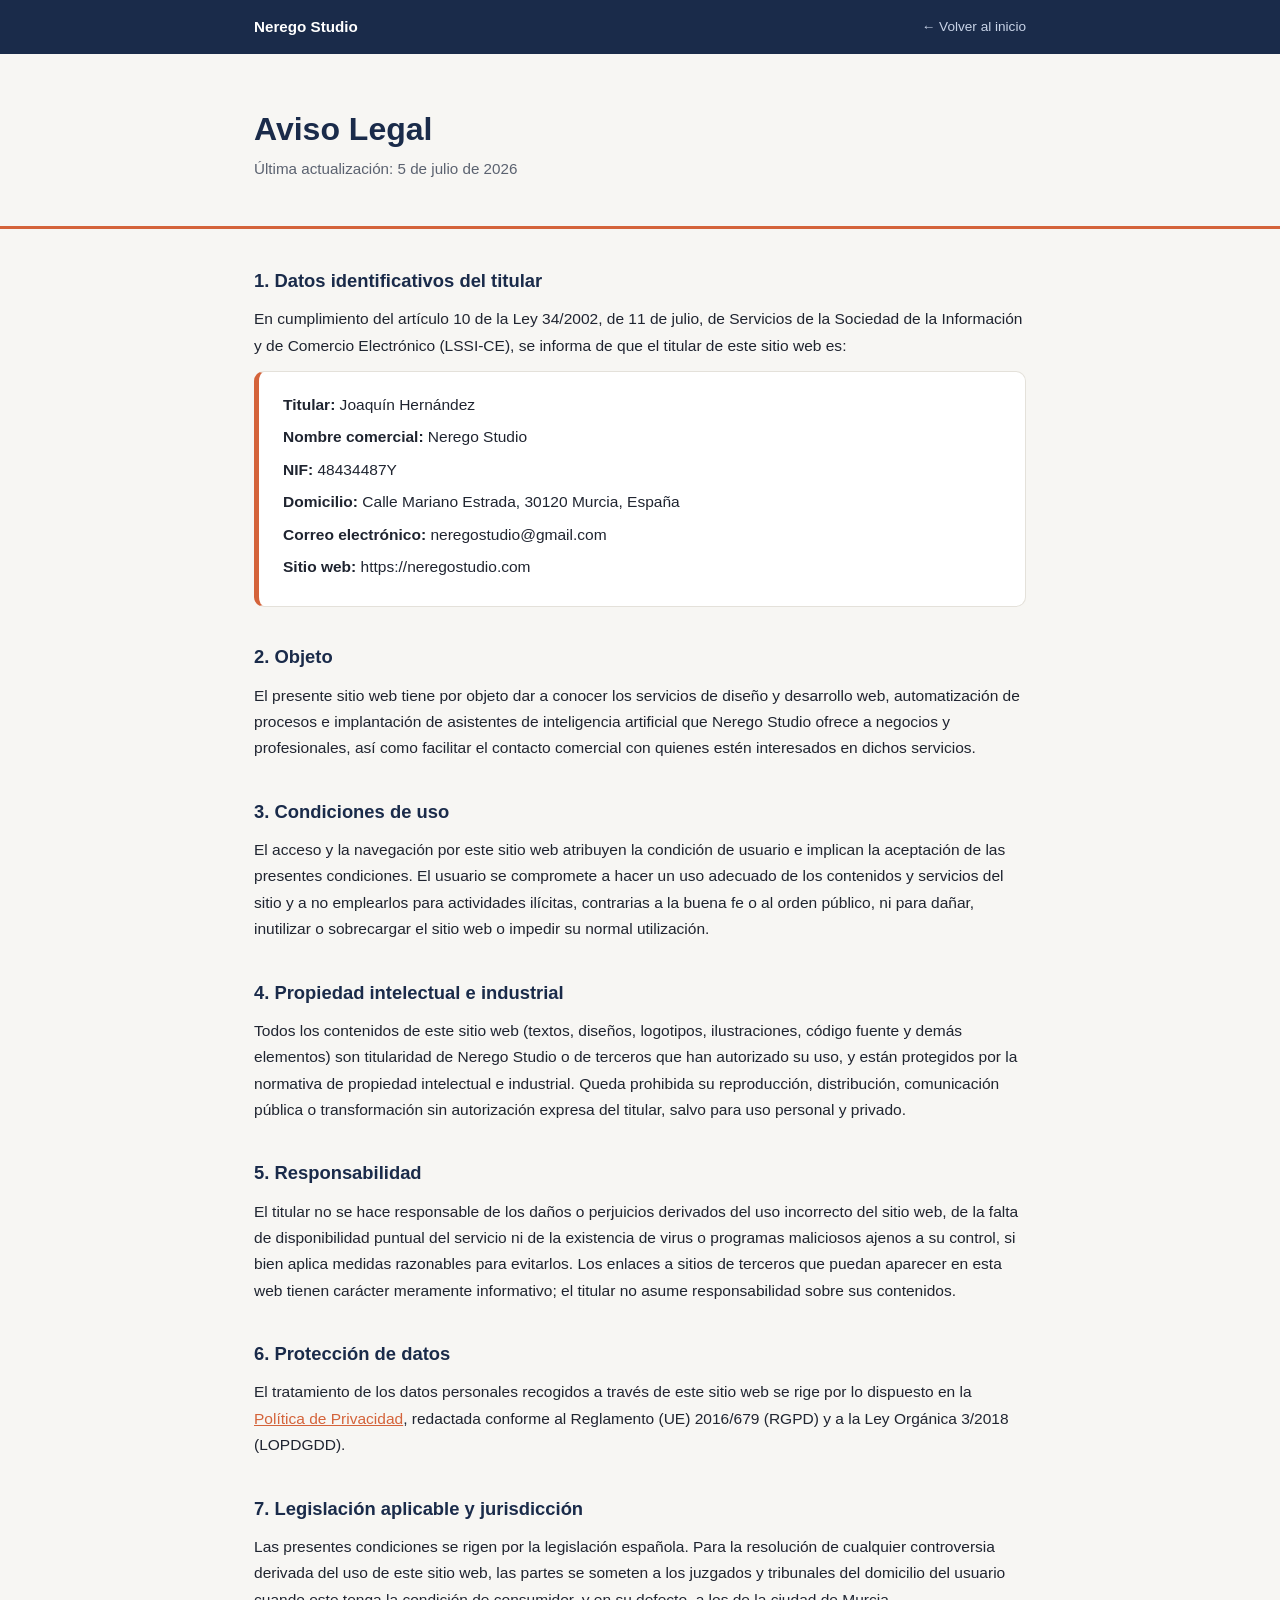
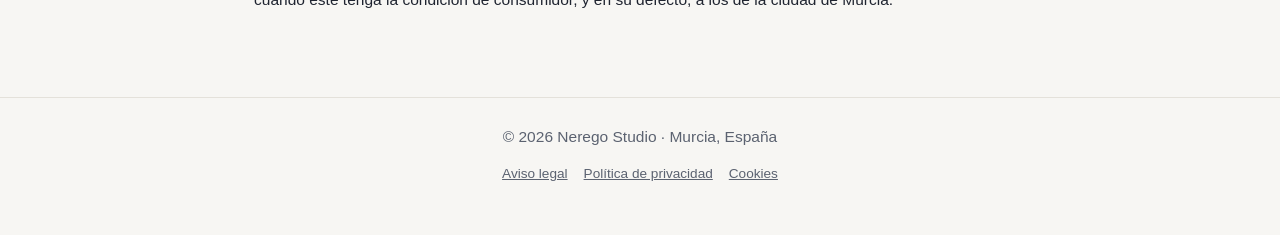
<file: src/aviso-legal.html>
<!DOCTYPE html>
<html lang="es">
<head>
<meta charset="UTF-8">
<meta name="viewport" content="width=device-width, initial-scale=1.0">
<title>Aviso Legal | Nerego Studio</title>
<meta name="description" content="Aviso legal de Nerego Studio: datos identificativos del titular, condiciones de uso y propiedad intelectual del sitio neregostudio.com.">
<meta name="robots" content="noindex, follow">
<link rel="canonical" href="https://neregostudio.com/aviso-legal.html">

<!-- ── Open Graph (previsualización al compartir el enlace) ── -->
<meta property="og:type"        content="website">
<meta property="og:url"         content="https://neregostudio.com/aviso-legal.html">
<meta property="og:locale"      content="es_ES">
<meta property="og:site_name"   content="Nerego Studio">
<meta property="og:title"       content="Aviso Legal | Nerego Studio">
<meta property="og:description" content="Aviso legal de Nerego Studio: datos identificativos del titular, condiciones de uso y propiedad intelectual del sitio neregostudio.com.">
<meta property="og:image"       content="https://neregostudio.com/assets/img/og-image.jpg">
<meta property="og:image:width"  content="1200">
<meta property="og:image:height" content="630">
<meta property="og:image:alt"   content="Nerego Studio — Aviso Legal">
<meta name="twitter:card"        content="summary_large_image">
<meta name="twitter:title"       content="Aviso Legal | Nerego Studio">
<meta name="twitter:description" content="Aviso legal de Nerego Studio: datos identificativos del titular, condiciones de uso y propiedad intelectual del sitio neregostudio.com.">
<meta name="twitter:image"       content="https://neregostudio.com/assets/img/og-image.jpg">
<style>
  :root{--brand:#1A2B4A;--accent:#D4633A;--ink:#1f2430;--sub:#5b6270;--bg:#f7f6f3;--line:#e4e1da;}
  *{box-sizing:border-box;margin:0;padding:0;}
  body{font-family:-apple-system,BlinkMacSystemFont,'Segoe UI',Roboto,Arial,sans-serif;color:var(--ink);background:var(--bg);line-height:1.7;}
  .top{background:var(--brand);color:#fff;padding:14px 0;}
  .top .wrap{display:flex;justify-content:space-between;align-items:center;}
  .top a{color:#fff;text-decoration:none;font-weight:700;font-size:.95rem;}
  .top a.back{font-weight:500;font-size:.85rem;color:#c9d4e8;}
  .wrap{max-width:820px;margin:0 auto;padding:0 24px;}
  header.page{padding:56px 0 32px;border-bottom:3px solid var(--accent);}
  header.page h1{font-size:2rem;color:var(--brand);line-height:1.2;}
  header.page p{color:var(--sub);margin-top:8px;font-size:.95rem;}
  main{padding:36px 0 72px;}
  h2{font-size:1.15rem;color:var(--brand);margin:34px 0 10px;}
  h2:first-of-type{margin-top:0;}
  p,li{font-size:.97rem;margin-bottom:12px;}
  ul{padding-left:22px;margin-bottom:12px;}
  a{color:var(--accent);}
  .datos{background:#fff;border:1px solid var(--line);border-left:5px solid var(--accent);border-radius:10px;padding:20px 24px;margin:8px 0 12px;}
  .datos p{margin-bottom:6px;}
  footer{border-top:1px solid var(--line);padding:26px 0 50px;text-align:center;color:var(--sub);font-size:.85rem;}
  footer nav{margin-top:8px;display:flex;gap:16px;justify-content:center;flex-wrap:wrap;}
  footer a{color:var(--sub);}
</style>
</head>
<body>

<div class="top">
  <div class="wrap">
    <a href="/">Nerego Studio</a>
    <a class="back" href="/">&larr; Volver al inicio</a>
  </div>
</div>

<header class="page">
  <div class="wrap">
    <h1>Aviso Legal</h1>
    <p>Última actualización: 5 de julio de 2026</p>
  </div>
</header>

<main>
  <div class="wrap">

    <h2>1. Datos identificativos del titular</h2>
    <p>En cumplimiento del artículo 10 de la Ley 34/2002, de 11 de julio, de Servicios de la Sociedad de la Información y de Comercio Electrónico (LSSI-CE), se informa de que el titular de este sitio web es:</p>
    <div class="datos">
      <p><strong>Titular:</strong> Joaquín Hernández</p>
      <p><strong>Nombre comercial:</strong> Nerego Studio</p>
      <p><strong>NIF:</strong> 48434487Y</p>
      <p><strong>Domicilio:</strong> Calle Mariano Estrada, 30120 Murcia, España</p>
      <p><strong>Correo electrónico:</strong> neregostudio@gmail.com</p>
      <p><strong>Sitio web:</strong> https://neregostudio.com</p>
    </div>

    <h2>2. Objeto</h2>
    <p>El presente sitio web tiene por objeto dar a conocer los servicios de diseño y desarrollo web, automatización de procesos e implantación de asistentes de inteligencia artificial que Nerego Studio ofrece a negocios y profesionales, así como facilitar el contacto comercial con quienes estén interesados en dichos servicios.</p>

    <h2>3. Condiciones de uso</h2>
    <p>El acceso y la navegación por este sitio web atribuyen la condición de usuario e implican la aceptación de las presentes condiciones. El usuario se compromete a hacer un uso adecuado de los contenidos y servicios del sitio y a no emplearlos para actividades ilícitas, contrarias a la buena fe o al orden público, ni para dañar, inutilizar o sobrecargar el sitio web o impedir su normal utilización.</p>

    <h2>4. Propiedad intelectual e industrial</h2>
    <p>Todos los contenidos de este sitio web (textos, diseños, logotipos, ilustraciones, código fuente y demás elementos) son titularidad de Nerego Studio o de terceros que han autorizado su uso, y están protegidos por la normativa de propiedad intelectual e industrial. Queda prohibida su reproducción, distribución, comunicación pública o transformación sin autorización expresa del titular, salvo para uso personal y privado.</p>

    <h2>5. Responsabilidad</h2>
    <p>El titular no se hace responsable de los daños o perjuicios derivados del uso incorrecto del sitio web, de la falta de disponibilidad puntual del servicio ni de la existencia de virus o programas maliciosos ajenos a su control, si bien aplica medidas razonables para evitarlos. Los enlaces a sitios de terceros que puedan aparecer en esta web tienen carácter meramente informativo; el titular no asume responsabilidad sobre sus contenidos.</p>

    <h2>6. Protección de datos</h2>
    <p>El tratamiento de los datos personales recogidos a través de este sitio web se rige por lo dispuesto en la <a href="/politica-privacidad.html">Política de Privacidad</a>, redactada conforme al Reglamento (UE) 2016/679 (RGPD) y a la Ley Orgánica 3/2018 (LOPDGDD).</p>

    <h2>7. Legislación aplicable y jurisdicción</h2>
    <p>Las presentes condiciones se rigen por la legislación española. Para la resolución de cualquier controversia derivada del uso de este sitio web, las partes se someten a los juzgados y tribunales del domicilio del usuario cuando este tenga la condición de consumidor, y en su defecto, a los de la ciudad de Murcia.</p>

  </div>
</main>

<footer>
  <div class="wrap">
    <p>© 2026 Nerego Studio · Murcia, España</p>
    <nav>
      <a href="/aviso-legal.html">Aviso legal</a>
      <a href="/politica-privacidad.html">Política de privacidad</a>
      <a href="/politica-cookies.html">Cookies</a>
    </nav>
  </div>
</footer>

</body>
</html>
</file>
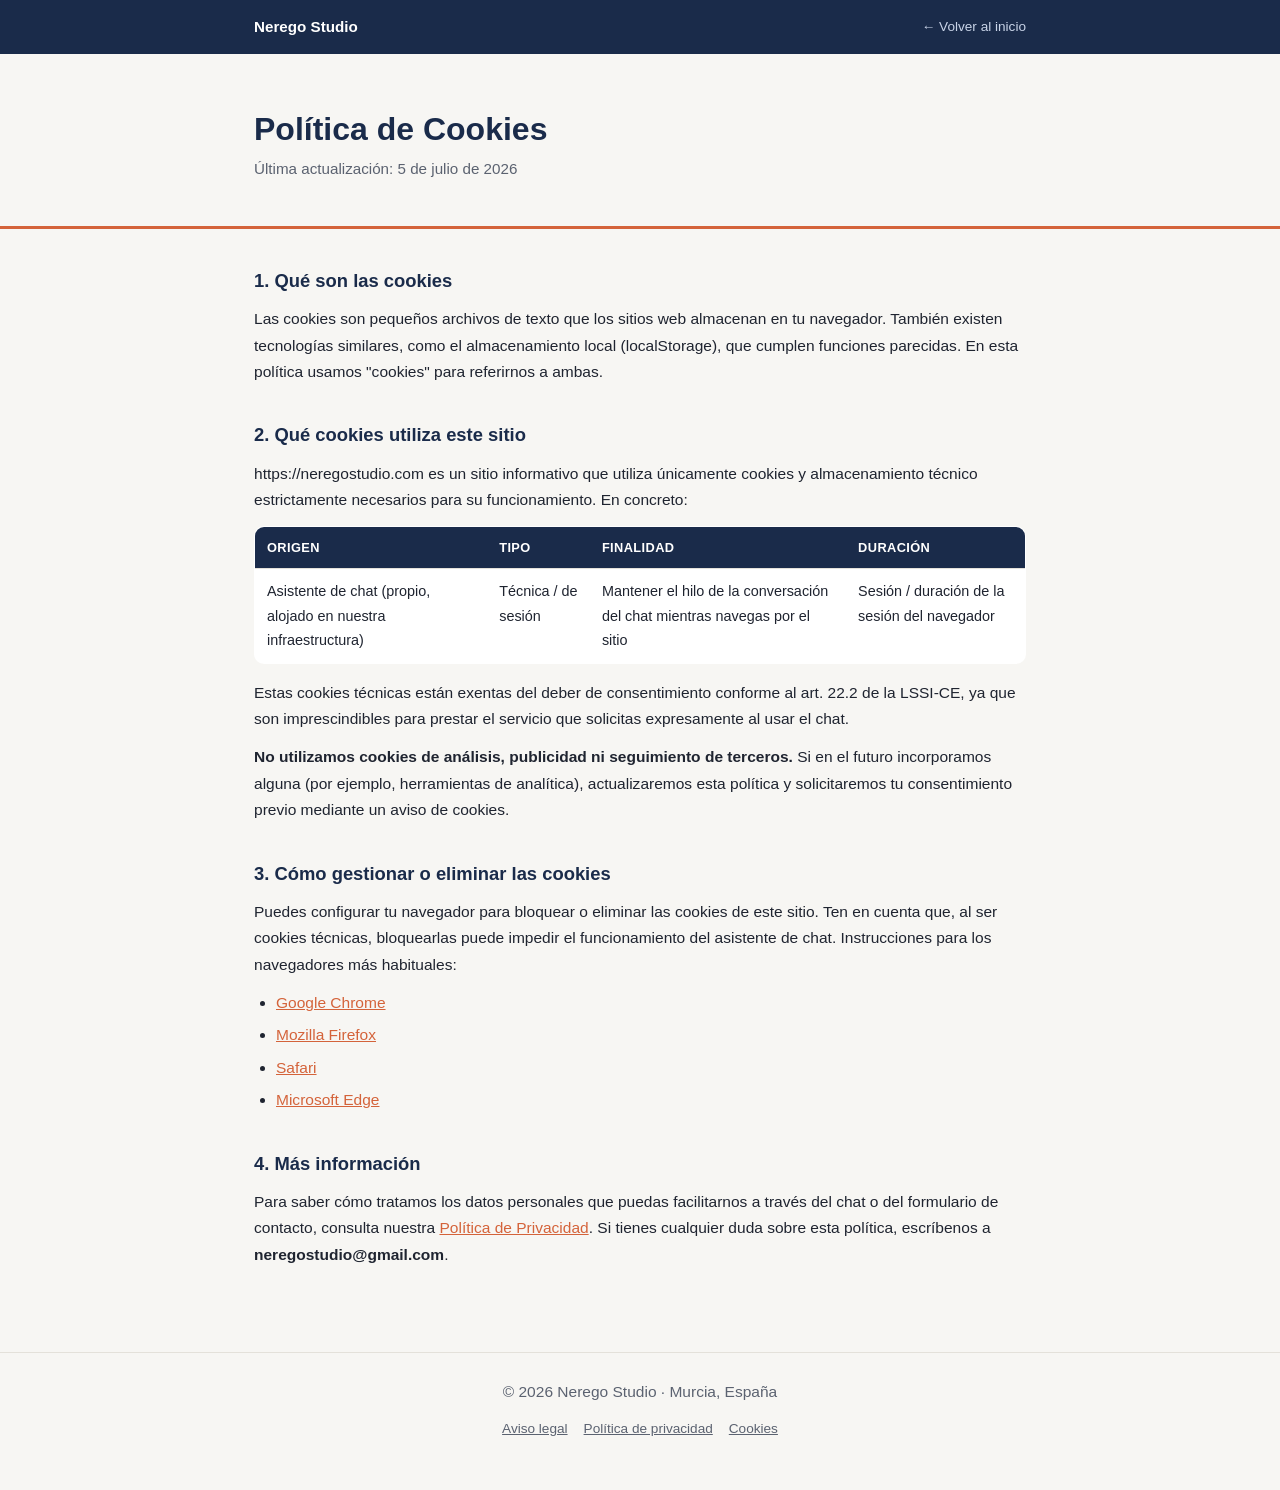
<file: src/politica-cookies.html>
<!DOCTYPE html>
<html lang="es">
<head>
<meta charset="UTF-8">
<meta name="viewport" content="width=device-width, initial-scale=1.0">
<title>Política de Cookies | Nerego Studio</title>
<meta name="description" content="Política de cookies de Nerego Studio: qué cookies y tecnologías de almacenamiento utiliza neregostudio.com y cómo puedes gestionarlas.">
<meta name="robots" content="noindex, follow">
<link rel="canonical" href="https://neregostudio.com/politica-cookies.html">

<!-- ── Open Graph (previsualización al compartir el enlace) ── -->
<meta property="og:type"        content="website">
<meta property="og:url"         content="https://neregostudio.com/politica-cookies.html">
<meta property="og:locale"      content="es_ES">
<meta property="og:site_name"   content="Nerego Studio">
<meta property="og:title"       content="Política de Cookies | Nerego Studio">
<meta property="og:description" content="Política de cookies de Nerego Studio: qué cookies y tecnologías de almacenamiento utiliza neregostudio.com y cómo puedes gestionarlas.">
<meta property="og:image"       content="https://neregostudio.com/assets/img/og-image.jpg">
<meta property="og:image:width"  content="1200">
<meta property="og:image:height" content="630">
<meta property="og:image:alt"   content="Nerego Studio — Política de Cookies">
<meta name="twitter:card"        content="summary_large_image">
<meta name="twitter:title"       content="Política de Cookies | Nerego Studio">
<meta name="twitter:description" content="Política de cookies de Nerego Studio: qué cookies y tecnologías de almacenamiento utiliza neregostudio.com y cómo puedes gestionarlas.">
<meta name="twitter:image"       content="https://neregostudio.com/assets/img/og-image.jpg">
<style>
  :root{--brand:#1A2B4A;--accent:#D4633A;--ink:#1f2430;--sub:#5b6270;--bg:#f7f6f3;--line:#e4e1da;}
  *{box-sizing:border-box;margin:0;padding:0;}
  body{font-family:-apple-system,BlinkMacSystemFont,'Segoe UI',Roboto,Arial,sans-serif;color:var(--ink);background:var(--bg);line-height:1.7;}
  .top{background:var(--brand);color:#fff;padding:14px 0;}
  .top .wrap{display:flex;justify-content:space-between;align-items:center;}
  .top a{color:#fff;text-decoration:none;font-weight:700;font-size:.95rem;}
  .top a.back{font-weight:500;font-size:.85rem;color:#c9d4e8;}
  .wrap{max-width:820px;margin:0 auto;padding:0 24px;}
  header.page{padding:56px 0 32px;border-bottom:3px solid var(--accent);}
  header.page h1{font-size:2rem;color:var(--brand);line-height:1.2;}
  header.page p{color:var(--sub);margin-top:8px;font-size:.95rem;}
  main{padding:36px 0 72px;}
  h2{font-size:1.15rem;color:var(--brand);margin:34px 0 10px;}
  h2:first-of-type{margin-top:0;}
  p,li{font-size:.97rem;margin-bottom:12px;}
  ul{padding-left:22px;margin-bottom:12px;}
  li{margin-bottom:6px;}
  a{color:var(--accent);}
  table{width:100%;border-collapse:collapse;margin:10px 0 16px;font-size:.9rem;background:#fff;border:1px solid var(--line);border-radius:10px;overflow:hidden;}
  th,td{text-align:left;padding:10px 12px;border-bottom:1px solid var(--line);vertical-align:top;}
  th{background:var(--brand);color:#fff;font-size:.8rem;text-transform:uppercase;letter-spacing:.4px;}
  footer{border-top:1px solid var(--line);padding:26px 0 50px;text-align:center;color:var(--sub);font-size:.85rem;}
  footer nav{margin-top:8px;display:flex;gap:16px;justify-content:center;flex-wrap:wrap;}
  footer a{color:var(--sub);}
</style>
</head>
<body>

<div class="top">
  <div class="wrap">
    <a href="/">Nerego Studio</a>
    <a class="back" href="/">&larr; Volver al inicio</a>
  </div>
</div>

<header class="page">
  <div class="wrap">
    <h1>Política de Cookies</h1>
    <p>Última actualización: 5 de julio de 2026</p>
  </div>
</header>

<main>
  <div class="wrap">

    <h2>1. Qué son las cookies</h2>
    <p>Las cookies son pequeños archivos de texto que los sitios web almacenan en tu navegador. También existen tecnologías similares, como el almacenamiento local (localStorage), que cumplen funciones parecidas. En esta política usamos "cookies" para referirnos a ambas.</p>

    <h2>2. Qué cookies utiliza este sitio</h2>
    <p>https://neregostudio.com es un sitio informativo que utiliza únicamente cookies y almacenamiento técnico estrictamente necesarios para su funcionamiento. En concreto:</p>
    <table>
      <thead><tr><th>Origen</th><th>Tipo</th><th>Finalidad</th><th>Duración</th></tr></thead>
      <tbody>
        <tr>
          <td>Asistente de chat (propio, alojado en nuestra infraestructura)</td>
          <td>Técnica / de sesión</td>
          <td>Mantener el hilo de la conversación del chat mientras navegas por el sitio</td>
          <td>Sesión / duración de la sesión del navegador</td>
        </tr>
      </tbody>
    </table>
    <p>Estas cookies técnicas están exentas del deber de consentimiento conforme al art. 22.2 de la LSSI-CE, ya que son imprescindibles para prestar el servicio que solicitas expresamente al usar el chat.</p>
    <p><strong>No utilizamos cookies de análisis, publicidad ni seguimiento de terceros.</strong> Si en el futuro incorporamos alguna (por ejemplo, herramientas de analítica), actualizaremos esta política y solicitaremos tu consentimiento previo mediante un aviso de cookies.</p>

    <h2>3. Cómo gestionar o eliminar las cookies</h2>
    <p>Puedes configurar tu navegador para bloquear o eliminar las cookies de este sitio. Ten en cuenta que, al ser cookies técnicas, bloquearlas puede impedir el funcionamiento del asistente de chat. Instrucciones para los navegadores más habituales:</p>
    <ul>
      <li><a href="https://support.google.com/chrome/answer/95647?hl=es" target="_blank" rel="noopener noreferrer">Google Chrome</a></li>
      <li><a href="https://support.mozilla.org/es/kb/impedir-que-los-sitios-web-guarden-sus-preferencia" target="_blank" rel="noopener noreferrer">Mozilla Firefox</a></li>
      <li><a href="https://support.apple.com/es-es/guide/safari/sfri11471/mac" target="_blank" rel="noopener noreferrer">Safari</a></li>
      <li><a href="https://support.microsoft.com/es-es/microsoft-edge/eliminar-las-cookies-en-microsoft-edge-63947406-40ac-c3b8-57b9-2a946a29ae09" target="_blank" rel="noopener noreferrer">Microsoft Edge</a></li>
    </ul>

    <h2>4. Más información</h2>
    <p>Para saber cómo tratamos los datos personales que puedas facilitarnos a través del chat o del formulario de contacto, consulta nuestra <a href="/politica-privacidad.html">Política de Privacidad</a>. Si tienes cualquier duda sobre esta política, escríbenos a <strong>neregostudio@gmail.com</strong>.</p>

  </div>
</main>

<footer>
  <div class="wrap">
    <p>© 2026 Nerego Studio · Murcia, España</p>
    <nav>
      <a href="/aviso-legal.html">Aviso legal</a>
      <a href="/politica-privacidad.html">Política de privacidad</a>
      <a href="/politica-cookies.html">Cookies</a>
    </nav>
  </div>
</footer>

</body>
</html>
</file>
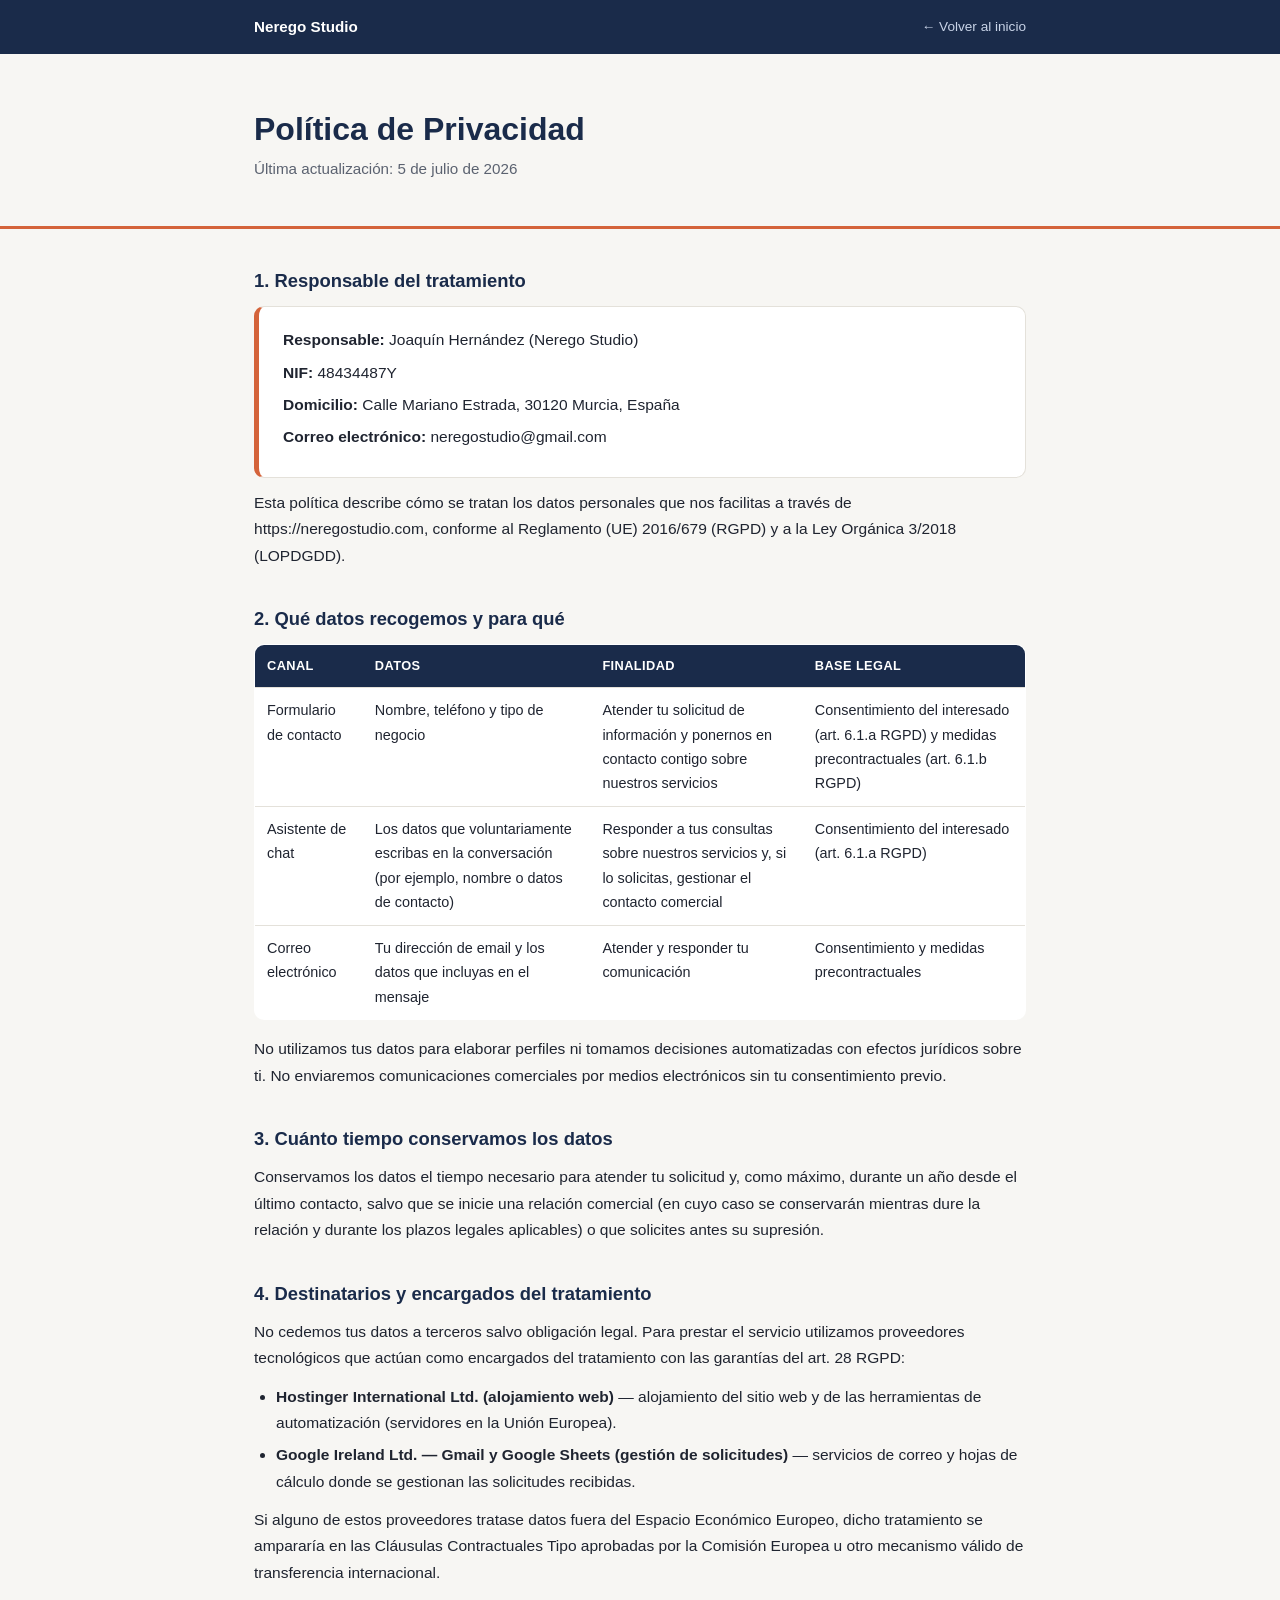
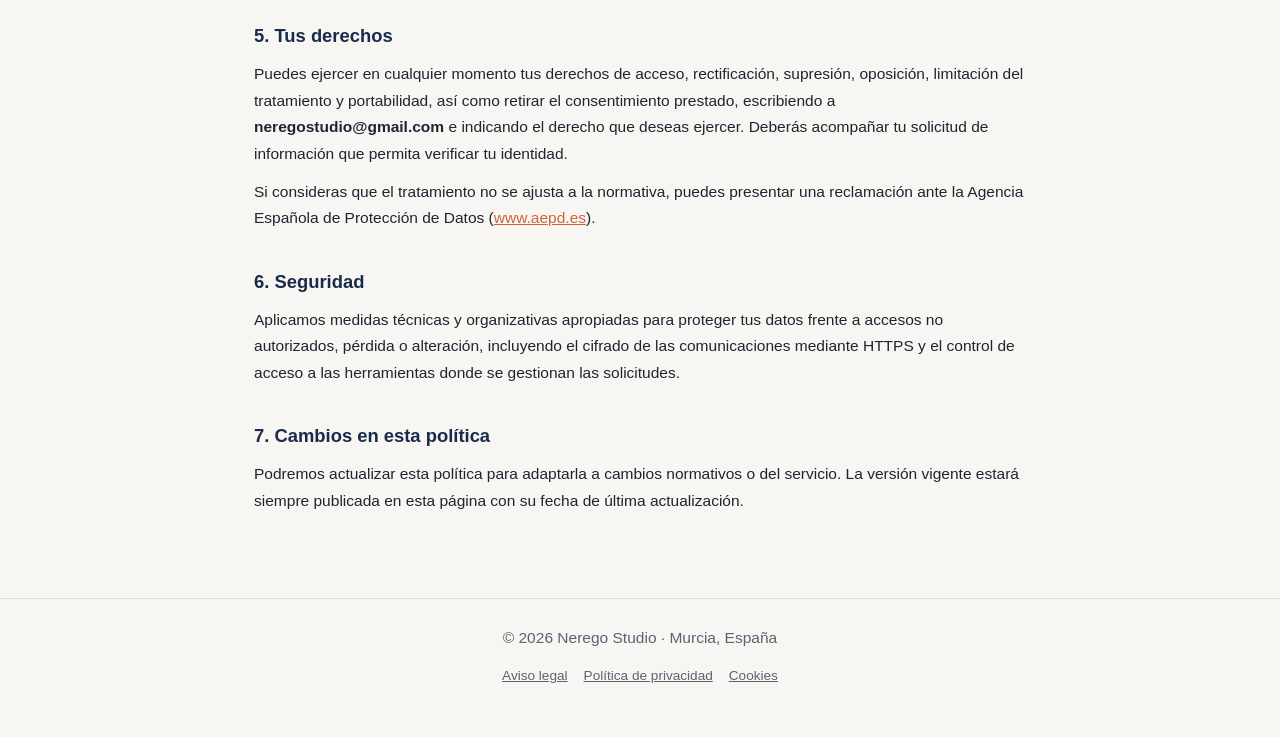
<file: src/politica-privacidad.html>
<!DOCTYPE html>
<html lang="es">
<head>
<meta charset="UTF-8">
<meta name="viewport" content="width=device-width, initial-scale=1.0">
<title>Política de Privacidad | Nerego Studio</title>
<meta name="description" content="Política de privacidad de Nerego Studio: cómo tratamos los datos personales recogidos a través del formulario de contacto y el asistente de chat, conforme al RGPD.">
<meta name="robots" content="noindex, follow">
<link rel="canonical" href="https://neregostudio.com/politica-privacidad.html">

<!-- ── Open Graph (previsualización al compartir el enlace) ── -->
<meta property="og:type"        content="website">
<meta property="og:url"         content="https://neregostudio.com/politica-privacidad.html">
<meta property="og:locale"      content="es_ES">
<meta property="og:site_name"   content="Nerego Studio">
<meta property="og:title"       content="Política de Privacidad | Nerego Studio">
<meta property="og:description" content="Política de privacidad de Nerego Studio: cómo tratamos los datos personales recogidos a través del formulario de contacto y el asistente de chat, conforme al RGPD.">
<meta property="og:image"       content="https://neregostudio.com/assets/img/og-image.jpg">
<meta property="og:image:width"  content="1200">
<meta property="og:image:height" content="630">
<meta property="og:image:alt"   content="Nerego Studio — Política de Privacidad">
<meta name="twitter:card"        content="summary_large_image">
<meta name="twitter:title"       content="Política de Privacidad | Nerego Studio">
<meta name="twitter:description" content="Política de privacidad de Nerego Studio: cómo tratamos los datos personales recogidos a través del formulario de contacto y el asistente de chat, conforme al RGPD.">
<meta name="twitter:image"       content="https://neregostudio.com/assets/img/og-image.jpg">
<style>
  :root{--brand:#1A2B4A;--accent:#D4633A;--ink:#1f2430;--sub:#5b6270;--bg:#f7f6f3;--line:#e4e1da;}
  *{box-sizing:border-box;margin:0;padding:0;}
  body{font-family:-apple-system,BlinkMacSystemFont,'Segoe UI',Roboto,Arial,sans-serif;color:var(--ink);background:var(--bg);line-height:1.7;}
  .top{background:var(--brand);color:#fff;padding:14px 0;}
  .top .wrap{display:flex;justify-content:space-between;align-items:center;}
  .top a{color:#fff;text-decoration:none;font-weight:700;font-size:.95rem;}
  .top a.back{font-weight:500;font-size:.85rem;color:#c9d4e8;}
  .wrap{max-width:820px;margin:0 auto;padding:0 24px;}
  header.page{padding:56px 0 32px;border-bottom:3px solid var(--accent);}
  header.page h1{font-size:2rem;color:var(--brand);line-height:1.2;}
  header.page p{color:var(--sub);margin-top:8px;font-size:.95rem;}
  main{padding:36px 0 72px;}
  h2{font-size:1.15rem;color:var(--brand);margin:34px 0 10px;}
  h2:first-of-type{margin-top:0;}
  p,li{font-size:.97rem;margin-bottom:12px;}
  ul{padding-left:22px;margin-bottom:12px;}
  li{margin-bottom:6px;}
  a{color:var(--accent);}
  .datos{background:#fff;border:1px solid var(--line);border-left:5px solid var(--accent);border-radius:10px;padding:20px 24px;margin:8px 0 12px;}
  .datos p{margin-bottom:6px;}
  table{width:100%;border-collapse:collapse;margin:10px 0 16px;font-size:.9rem;background:#fff;border:1px solid var(--line);border-radius:10px;overflow:hidden;}
  th,td{text-align:left;padding:10px 12px;border-bottom:1px solid var(--line);vertical-align:top;}
  th{background:var(--brand);color:#fff;font-size:.8rem;text-transform:uppercase;letter-spacing:.4px;}
  footer{border-top:1px solid var(--line);padding:26px 0 50px;text-align:center;color:var(--sub);font-size:.85rem;}
  footer nav{margin-top:8px;display:flex;gap:16px;justify-content:center;flex-wrap:wrap;}
  footer a{color:var(--sub);}
</style>
</head>
<body>

<div class="top">
  <div class="wrap">
    <a href="/">Nerego Studio</a>
    <a class="back" href="/">&larr; Volver al inicio</a>
  </div>
</div>

<header class="page">
  <div class="wrap">
    <h1>Política de Privacidad</h1>
    <p>Última actualización: 5 de julio de 2026</p>
  </div>
</header>

<main>
  <div class="wrap">

    <h2>1. Responsable del tratamiento</h2>
    <div class="datos">
      <p><strong>Responsable:</strong> Joaquín Hernández (Nerego Studio)</p>
      <p><strong>NIF:</strong> 48434487Y</p>
      <p><strong>Domicilio:</strong> Calle Mariano Estrada, 30120 Murcia, España</p>
      <p><strong>Correo electrónico:</strong> neregostudio@gmail.com</p>
    </div>
    <p>Esta política describe cómo se tratan los datos personales que nos facilitas a través de https://neregostudio.com, conforme al Reglamento (UE) 2016/679 (RGPD) y a la Ley Orgánica 3/2018 (LOPDGDD).</p>

    <h2>2. Qué datos recogemos y para qué</h2>
    <table>
      <thead><tr><th>Canal</th><th>Datos</th><th>Finalidad</th><th>Base legal</th></tr></thead>
      <tbody>
        <tr>
          <td>Formulario de contacto</td>
          <td>Nombre, teléfono y tipo de negocio</td>
          <td>Atender tu solicitud de información y ponernos en contacto contigo sobre nuestros servicios</td>
          <td>Consentimiento del interesado (art. 6.1.a RGPD) y medidas precontractuales (art. 6.1.b RGPD)</td>
        </tr>
        <tr>
          <td>Asistente de chat</td>
          <td>Los datos que voluntariamente escribas en la conversación (por ejemplo, nombre o datos de contacto)</td>
          <td>Responder a tus consultas sobre nuestros servicios y, si lo solicitas, gestionar el contacto comercial</td>
          <td>Consentimiento del interesado (art. 6.1.a RGPD)</td>
        </tr>
        <tr>
          <td>Correo electrónico</td>
          <td>Tu dirección de email y los datos que incluyas en el mensaje</td>
          <td>Atender y responder tu comunicación</td>
          <td>Consentimiento y medidas precontractuales</td>
        </tr>
      </tbody>
    </table>
    <p>No utilizamos tus datos para elaborar perfiles ni tomamos decisiones automatizadas con efectos jurídicos sobre ti. No enviaremos comunicaciones comerciales por medios electrónicos sin tu consentimiento previo.</p>

    <h2>3. Cuánto tiempo conservamos los datos</h2>
    <p>Conservamos los datos el tiempo necesario para atender tu solicitud y, como máximo, durante un año desde el último contacto, salvo que se inicie una relación comercial (en cuyo caso se conservarán mientras dure la relación y durante los plazos legales aplicables) o que solicites antes su supresión.</p>

    <h2>4. Destinatarios y encargados del tratamiento</h2>
    <p>No cedemos tus datos a terceros salvo obligación legal. Para prestar el servicio utilizamos proveedores tecnológicos que actúan como encargados del tratamiento con las garantías del art. 28 RGPD:</p>
    <ul>
      <li><strong>Hostinger International Ltd. (alojamiento web)</strong> — alojamiento del sitio web y de las herramientas de automatización (servidores en la Unión Europea).</li>
      <li><strong>Google Ireland Ltd. — Gmail y Google Sheets (gestión de solicitudes)</strong> — servicios de correo y hojas de cálculo donde se gestionan las solicitudes recibidas.</li>
    </ul>
    <p>Si alguno de estos proveedores tratase datos fuera del Espacio Económico Europeo, dicho tratamiento se ampararía en las Cláusulas Contractuales Tipo aprobadas por la Comisión Europea u otro mecanismo válido de transferencia internacional.</p>

    <h2>5. Tus derechos</h2>
    <p>Puedes ejercer en cualquier momento tus derechos de acceso, rectificación, supresión, oposición, limitación del tratamiento y portabilidad, así como retirar el consentimiento prestado, escribiendo a <strong>neregostudio@gmail.com</strong> e indicando el derecho que deseas ejercer. Deberás acompañar tu solicitud de información que permita verificar tu identidad.</p>
    <p>Si consideras que el tratamiento no se ajusta a la normativa, puedes presentar una reclamación ante la Agencia Española de Protección de Datos (<a href="https://www.aepd.es" target="_blank" rel="noopener noreferrer">www.aepd.es</a>).</p>

    <h2>6. Seguridad</h2>
    <p>Aplicamos medidas técnicas y organizativas apropiadas para proteger tus datos frente a accesos no autorizados, pérdida o alteración, incluyendo el cifrado de las comunicaciones mediante HTTPS y el control de acceso a las herramientas donde se gestionan las solicitudes.</p>

    <h2>7. Cambios en esta política</h2>
    <p>Podremos actualizar esta política para adaptarla a cambios normativos o del servicio. La versión vigente estará siempre publicada en esta página con su fecha de última actualización.</p>

  </div>
</main>

<footer>
  <div class="wrap">
    <p>© 2026 Nerego Studio · Murcia, España</p>
    <nav>
      <a href="/aviso-legal.html">Aviso legal</a>
      <a href="/politica-privacidad.html">Política de privacidad</a>
      <a href="/politica-cookies.html">Cookies</a>
    </nav>
  </div>
</footer>

</body>
</html>
</file>
